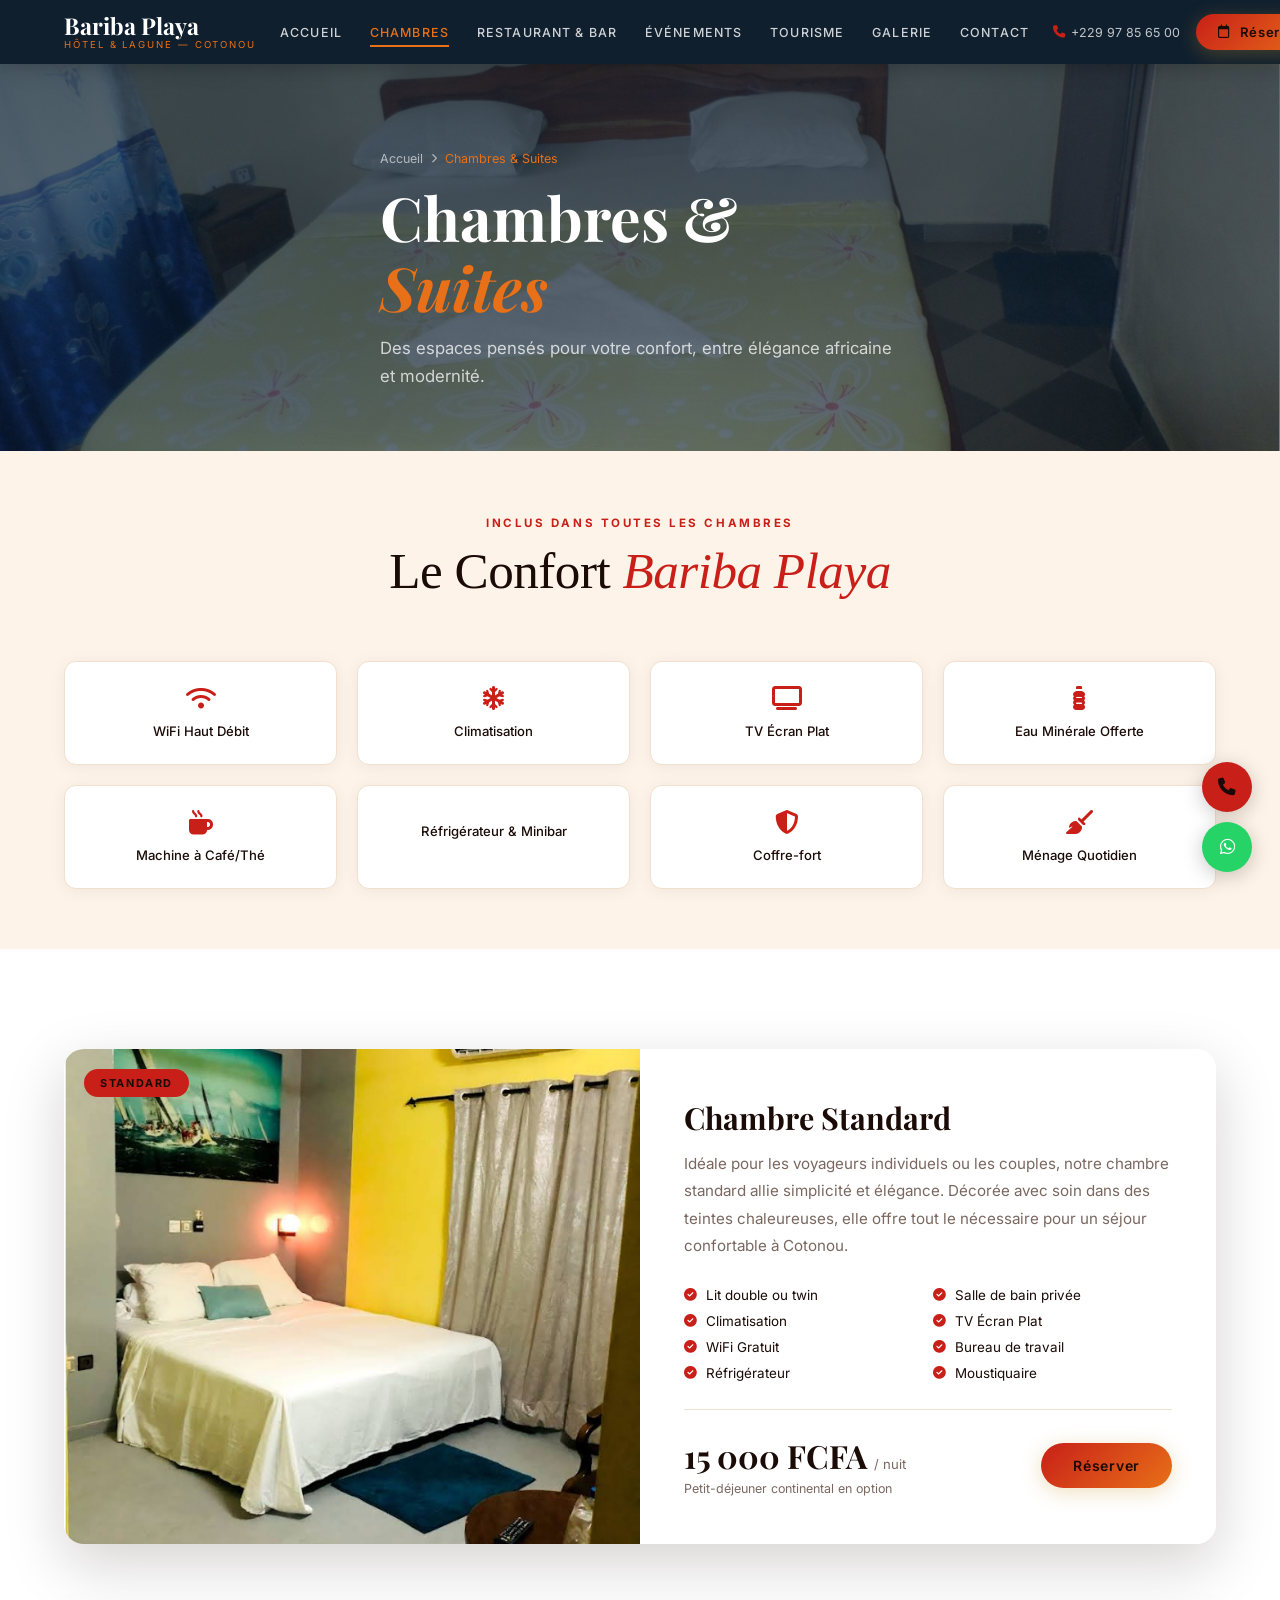
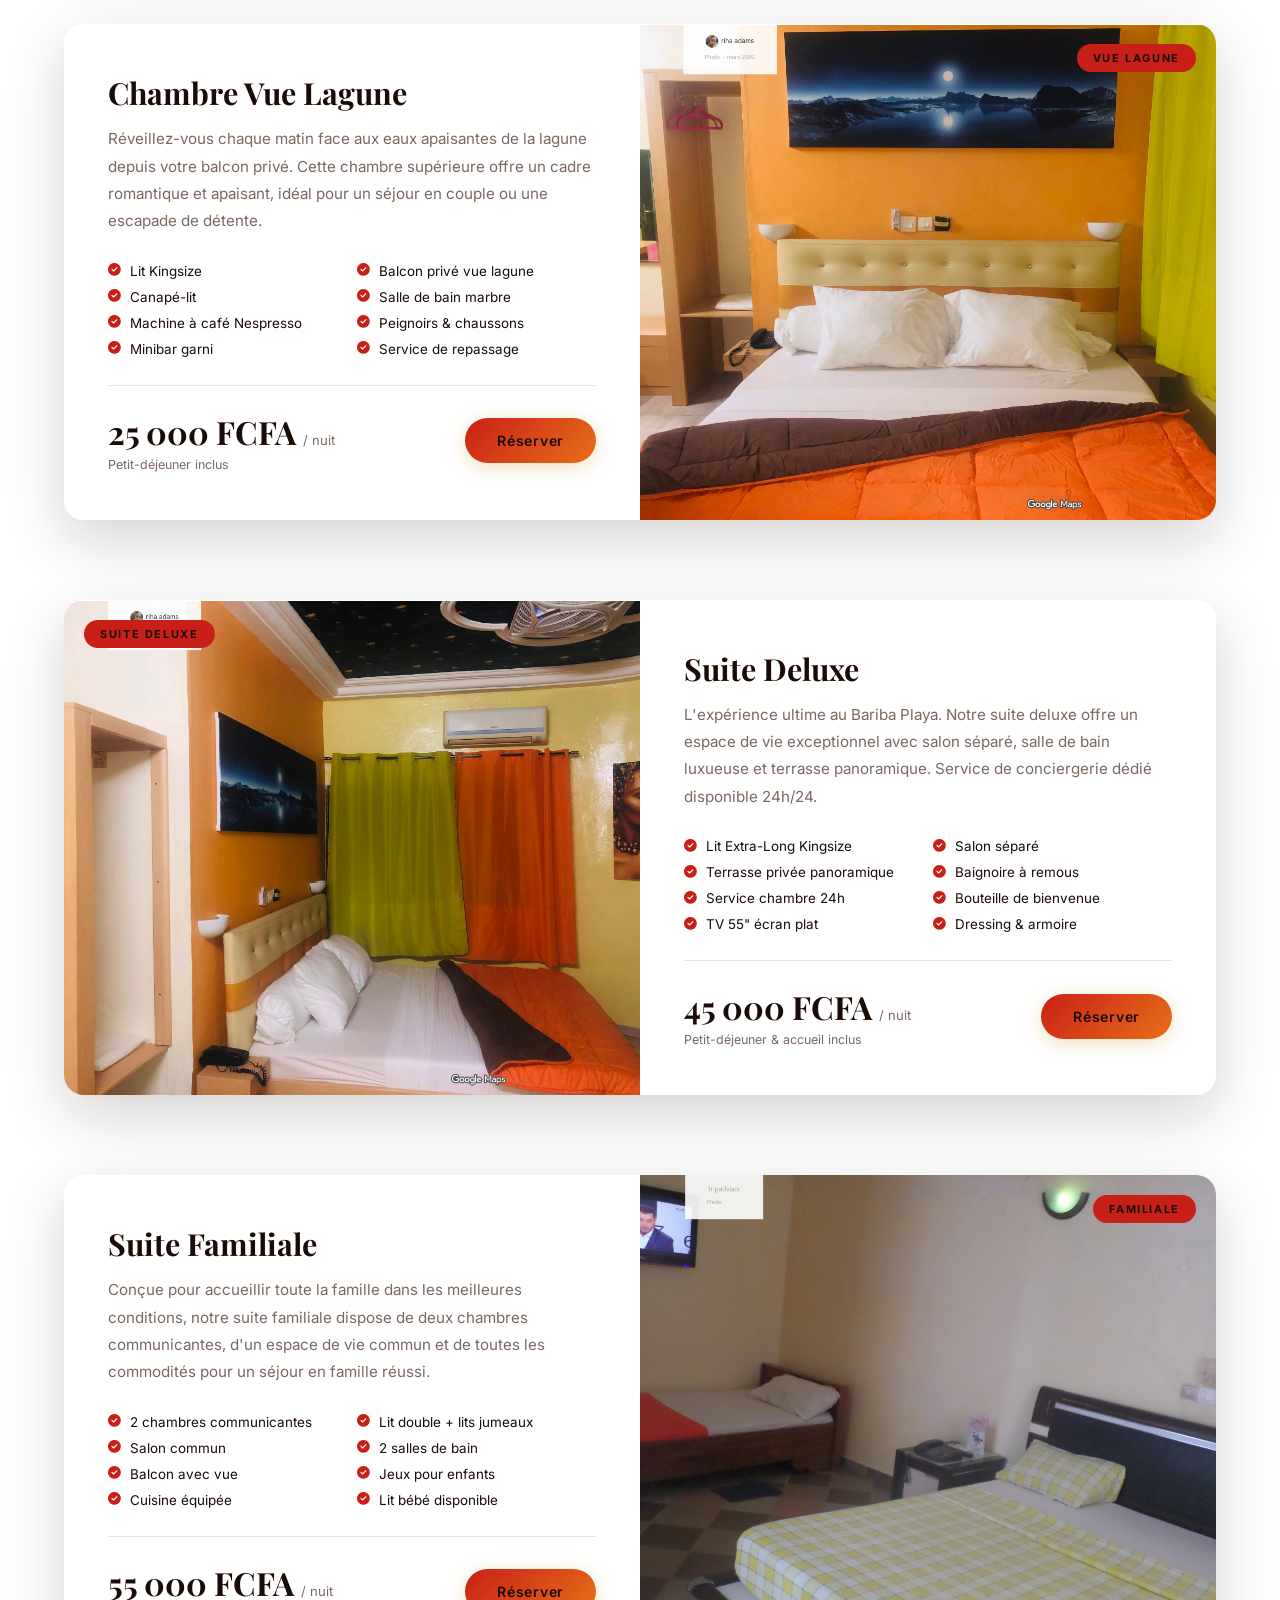
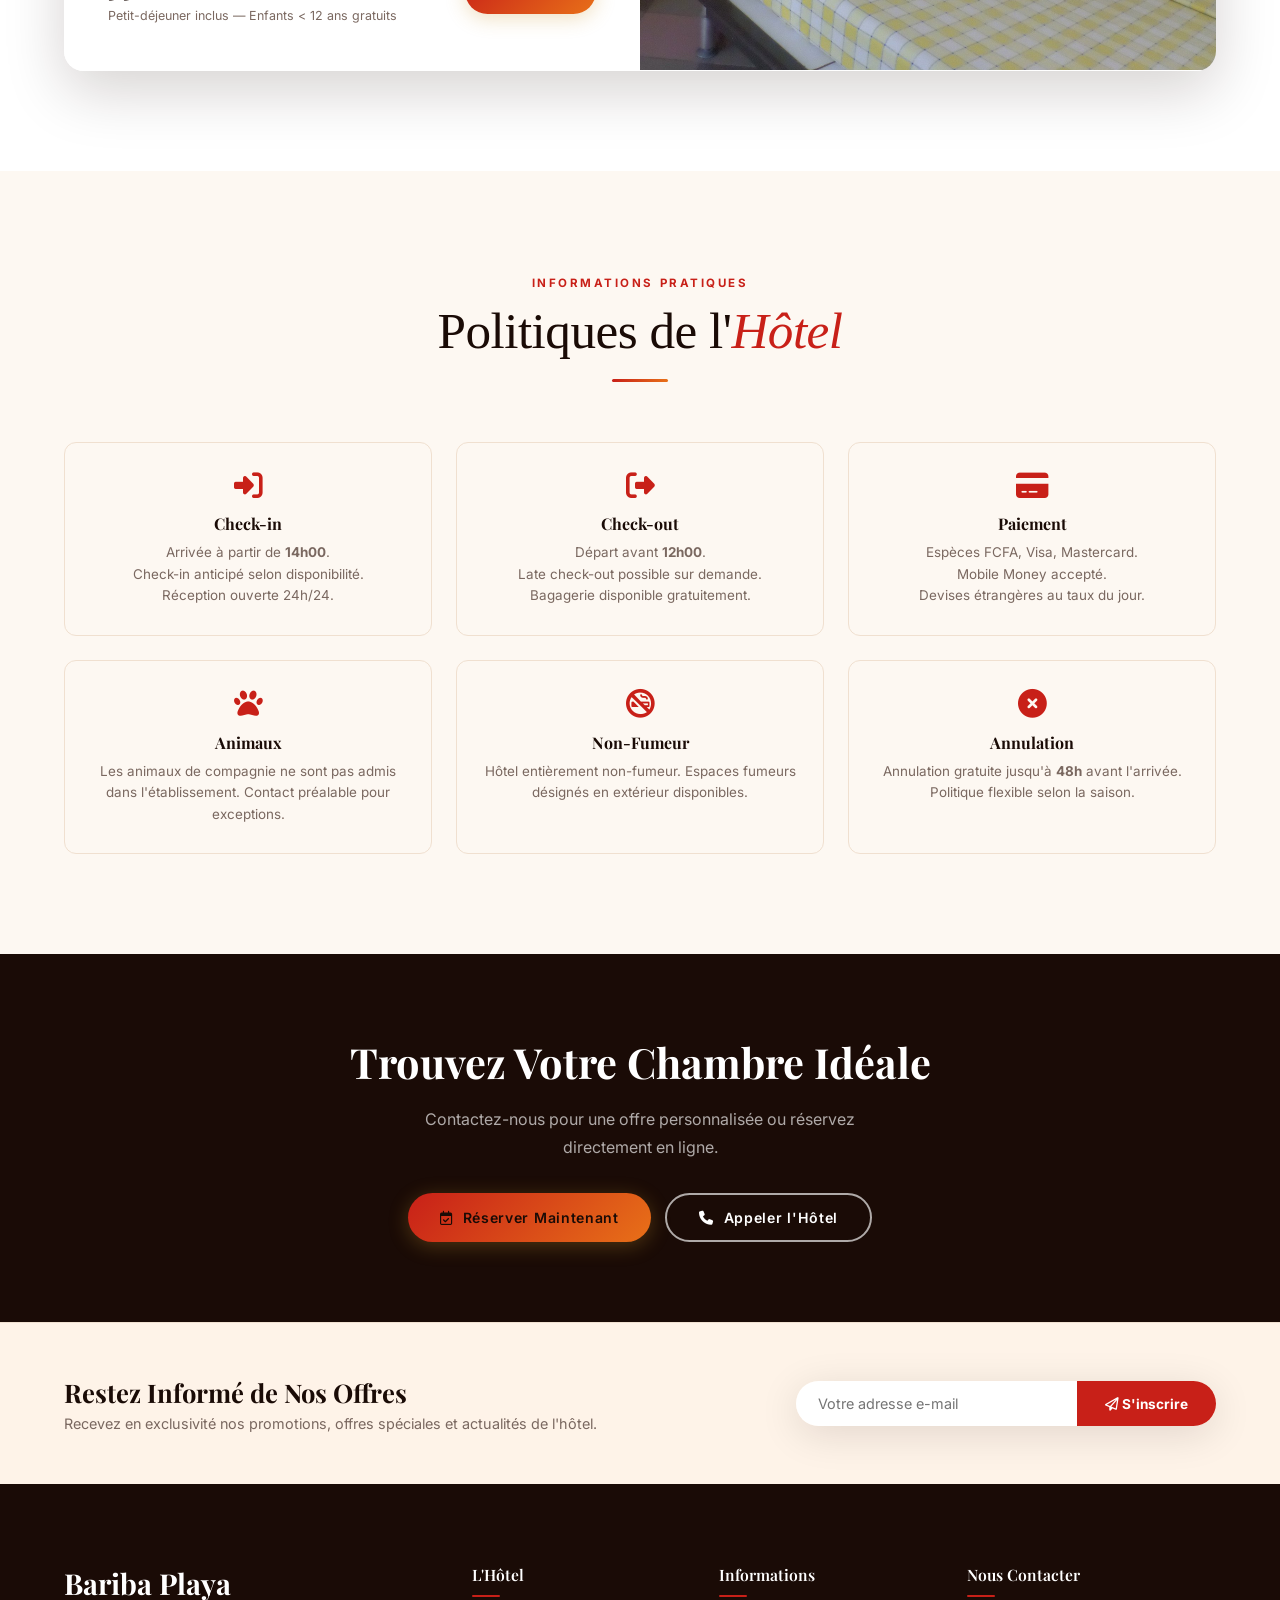
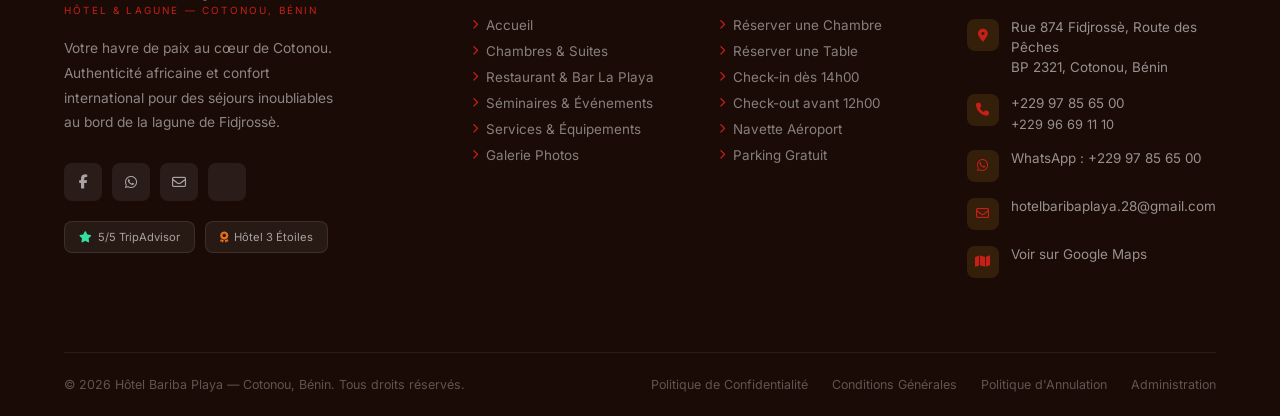
<file: chambres.html>
<!DOCTYPE html>
<html lang="fr">
<head>
  <meta charset="UTF-8" />
  <meta name="viewport" content="width=device-width, initial-scale=1.0" />
  <title>Chambres & Suites — Hôtel Bariba Playa Cotonou</title>
  <meta name="description" content="Découvrez nos chambres et suites élégantes au Bariba Playa. Standard, Vue Lagune, Suite Deluxe et Suite Familiale à Cotonou, Bénin." />
  <link rel="preconnect" href="https://fonts.googleapis.com" />
  <link rel="preconnect" href="https://fonts.gstatic.com" crossorigin />
  <link href="https://fonts.googleapis.com/css2?family=Playfair+Display:ital,wght@0,400;0,600;0,700;1,400;1,600&family=Inter:wght@300;400;500;600&display=swap" rel="stylesheet" />
  <link rel="stylesheet" href="https://cdnjs.cloudflare.com/ajax/libs/font-awesome/6.5.0/css/all.min.css" />
  <link rel="stylesheet" href="css/style.css" />
  <style>
    .page-hero-bg { background-image: url('uploads/gallery/chambre-bois.png'); }

    /* Room cards full layout */
    .room-full { margin-bottom: 80px; }
    .room-full:last-child { margin-bottom: 0; }
    .room-full-grid { display: grid; grid-template-columns: 1fr 1fr; gap: 0; border-radius: var(--radius-lg); overflow: hidden; box-shadow: var(--shadow-lg); }
    .room-full:nth-child(even) .room-full-grid { direction: rtl; }
    .room-full:nth-child(even) .room-full-grid > * { direction: ltr; }
    .room-full-img { position: relative; min-height: 440px; overflow: hidden; }
    .room-full-img img { position: absolute; inset: 0; width: 100%; height: 100%; object-fit: cover; transition: transform .6s ease; }
    .room-full:hover .room-full-img img { transform: scale(1.05); }
    .room-tag-badge {
      position: absolute; top: 20px; left: 20px; z-index: 2;
      background: var(--gold); color: var(--dark);
      font-size: .68rem; font-weight: 700; letter-spacing: .15em; text-transform: uppercase;
      padding: 7px 16px; border-radius: 50px;
    }
    .room-full:nth-child(even) .room-tag-badge { left: auto; right: 20px; }
    .room-full-body { background: var(--white); padding: 48px 44px; display: flex; flex-direction: column; justify-content: center; }
    .room-full-body h2 { font-family: 'Playfair Display', serif; font-size: 1.9rem; font-weight: 700; color: var(--navy); margin-bottom: 12px; }
    .room-full-body .desc { font-size: .95rem; color: var(--muted); line-height: 1.8; margin-bottom: 28px; }
    .room-amenities-list { display: grid; grid-template-columns: 1fr 1fr; gap: 10px; margin-bottom: 28px; }
    .room-amenity-item { display: flex; align-items: center; gap: 9px; font-size: .84rem; color: var(--dark); }
    .room-amenity-item i { color: var(--gold); font-size: .8rem; flex-shrink: 0; }
    .room-price-row { display: flex; align-items: center; justify-content: space-between; padding-top: 24px; border-top: 1px solid var(--border); flex-wrap: wrap; gap: 16px; }
    .room-price-big { font-family: 'Playfair Display', serif; font-size: 2rem; font-weight: 700; color: var(--navy); }
    .room-price-big span { font-family: 'Inter', sans-serif; font-size: .82rem; font-weight: 400; color: var(--muted); }

    /* Policies */
    .policies-grid { display: grid; grid-template-columns: repeat(3,1fr); gap: 24px; }
    .policy-card { background: var(--cream); border-radius: var(--radius); padding: 28px 24px; border: 1px solid var(--border); text-align: center; }
    .policy-card i { font-size: 1.8rem; color: var(--gold); margin-bottom: 14px; display: block; }
    .policy-card h4 { font-family: 'Playfair Display', serif; font-size: 1rem; color: var(--navy); margin-bottom: 8px; }
    .policy-card p { font-size: .84rem; color: var(--muted); line-height: 1.6; }

    /* Includes */
    .includes-grid { display: grid; grid-template-columns: repeat(4,1fr); gap: 20px; }
    .include-item { text-align: center; padding: 24px 16px; background: var(--white); border-radius: var(--radius); box-shadow: 0 2px 16px rgba(0,0,0,.06); border: 1px solid var(--border); transition: var(--transition); }
    .include-item:hover { border-color: var(--gold); transform: translateY(-3px); }
    .include-item i { font-size: 1.5rem; color: var(--gold); display: block; margin-bottom: 10px; }
    .include-item span { font-size: .82rem; color: var(--dark); font-weight: 500; }

    @media (max-width:768px) {
      .room-full-grid { grid-template-columns: 1fr; }
      .room-full:nth-child(even) .room-full-grid { direction: ltr; }
      .room-full-img { min-height: 280px; }
      .room-full-body { padding: 28px 24px; }
      .room-amenities-list { grid-template-columns: 1fr; }
      .policies-grid { grid-template-columns: 1fr; }
      .includes-grid { grid-template-columns: repeat(2,1fr); }
    }
  </style>
</head>
<body>

<div id="nav-placeholder"></div>

<!-- ─── Page Hero ────────────────────────────────────────────────── -->
<section class="page-hero">
  <div class="page-hero-bg"></div>
  <div class="container">
    <div class="page-hero-content">
      <div class="breadcrumb">
        <a href="index.html">Accueil</a>
        <i class="fa-solid fa-chevron-right"></i>
        <span class="current">Chambres &amp; Suites</span>
      </div>
      <h1>Chambres &amp; <em>Suites</em></h1>
      <p>Des espaces pensés pour votre confort, entre élégance africaine et modernité.</p>
    </div>
  </div>
</section>

<!-- ─── Inclus dans toutes les chambres ─────────────────────────── -->
<section class="section-sm" style="background: var(--sand);">
  <div class="container">
    <div class="section-header center">
      <span class="section-label reveal">Inclus dans Toutes les Chambres</span>
      <h2 class="section-title reveal">Le Confort <em>Bariba Playa</em></h2>
    </div>
    <div class="includes-grid" style="margin-top:36px;">
      <div class="include-item reveal"><i class="fa-solid fa-wifi"></i><span>WiFi Haut Débit</span></div>
      <div class="include-item reveal" style="transition-delay:.05s"><i class="fa-solid fa-snowflake"></i><span>Climatisation</span></div>
      <div class="include-item reveal" style="transition-delay:.1s"><i class="fa-solid fa-tv"></i><span>TV Écran Plat</span></div>
      <div class="include-item reveal" style="transition-delay:.15s"><i class="fa-solid fa-bottle-water"></i><span>Eau Minérale Offerte</span></div>
      <div class="include-item reveal" style="transition-delay:.2s"><i class="fa-solid fa-mug-hot"></i><span>Machine à Café/Thé</span></div>
      <div class="include-item reveal" style="transition-delay:.25s"><i class="fa-solid fa-refrigerator"></i><span>Réfrigérateur &amp; Minibar</span></div>
      <div class="include-item reveal" style="transition-delay:.3s"><i class="fa-solid fa-shield-halved"></i><span>Coffre-fort</span></div>
      <div class="include-item reveal" style="transition-delay:.35s"><i class="fa-solid fa-broom"></i><span>Ménage Quotidien</span></div>
    </div>
  </div>
</section>

<!-- ─── Rooms List ───────────────────────────────────────────────── -->
<section class="section" style="background: var(--white);">
  <div class="container">

    <!-- Chambre Standard -->
    <div class="room-full reveal">
      <div class="room-full-grid">
        <div class="room-full-img">
          <img src="uploads/gallery/chambre-jaune.png" alt="Chambre Standard" />
          <span class="room-tag-badge">Standard</span>
        </div>
        <div class="room-full-body">
          <h2>Chambre Standard</h2>
          <p class="desc">Idéale pour les voyageurs individuels ou les couples, notre chambre standard allie simplicité et élégance. Décorée avec soin dans des teintes chaleureuses, elle offre tout le nécessaire pour un séjour confortable à Cotonou.</p>
          <div class="room-amenities-list">
            <span class="room-amenity-item"><i class="fa-solid fa-check-circle"></i> Lit double ou twin</span>
            <span class="room-amenity-item"><i class="fa-solid fa-check-circle"></i> Salle de bain privée</span>
            <span class="room-amenity-item"><i class="fa-solid fa-check-circle"></i> Climatisation</span>
            <span class="room-amenity-item"><i class="fa-solid fa-check-circle"></i> TV Écran Plat</span>
            <span class="room-amenity-item"><i class="fa-solid fa-check-circle"></i> WiFi Gratuit</span>
            <span class="room-amenity-item"><i class="fa-solid fa-check-circle"></i> Bureau de travail</span>
            <span class="room-amenity-item"><i class="fa-solid fa-check-circle"></i> Réfrigérateur</span>
            <span class="room-amenity-item"><i class="fa-solid fa-check-circle"></i> Moustiquaire</span>
          </div>
          <div class="room-price-row">
            <div><div class="room-price-big">15 000 FCFA <span>/ nuit</span></div><div style="font-size:.78rem;color:var(--muted);margin-top:4px;">Petit-déjeuner continental en option</div></div>
            <a href="contact.html" class="btn btn-primary">Réserver</a>
          </div>
        </div>
      </div>
    </div>

    <!-- Chambre Vue Lagune -->
    <div class="room-full reveal">
      <div class="room-full-grid">
        <div class="room-full-img">
          <img src="uploads/gallery/chambre-orange.png" alt="Chambre Vue Lagune" />
          <span class="room-tag-badge">Vue Lagune</span>
        </div>
        <div class="room-full-body">
          <h2>Chambre Vue Lagune</h2>
          <p class="desc">Réveillez-vous chaque matin face aux eaux apaisantes de la lagune depuis votre balcon privé. Cette chambre supérieure offre un cadre romantique et apaisant, idéal pour un séjour en couple ou une escapade de détente.</p>
          <div class="room-amenities-list">
            <span class="room-amenity-item"><i class="fa-solid fa-check-circle"></i> Lit Kingsize</span>
            <span class="room-amenity-item"><i class="fa-solid fa-check-circle"></i> Balcon privé vue lagune</span>
            <span class="room-amenity-item"><i class="fa-solid fa-check-circle"></i> Canapé-lit</span>
            <span class="room-amenity-item"><i class="fa-solid fa-check-circle"></i> Salle de bain marbre</span>
            <span class="room-amenity-item"><i class="fa-solid fa-check-circle"></i> Machine à café Nespresso</span>
            <span class="room-amenity-item"><i class="fa-solid fa-check-circle"></i> Peignoirs &amp; chaussons</span>
            <span class="room-amenity-item"><i class="fa-solid fa-check-circle"></i> Minibar garni</span>
            <span class="room-amenity-item"><i class="fa-solid fa-check-circle"></i> Service de repassage</span>
          </div>
          <div class="room-price-row">
            <div><div class="room-price-big">25 000 FCFA <span>/ nuit</span></div><div style="font-size:.78rem;color:var(--muted);margin-top:4px;">Petit-déjeuner inclus</div></div>
            <a href="contact.html" class="btn btn-primary">Réserver</a>
          </div>
        </div>
      </div>
    </div>

    <!-- Suite Deluxe -->
    <div class="room-full reveal">
      <div class="room-full-grid">
        <div class="room-full-img">
          <img src="uploads/gallery/chambre-orange-luxe.png" alt="Suite Deluxe" />
          <span class="room-tag-badge">Suite Deluxe</span>
        </div>
        <div class="room-full-body">
          <h2>Suite Deluxe</h2>
          <p class="desc">L'expérience ultime au Bariba Playa. Notre suite deluxe offre un espace de vie exceptionnel avec salon séparé, salle de bain luxueuse et terrasse panoramique. Service de conciergerie dédié disponible 24h/24.</p>
          <div class="room-amenities-list">
            <span class="room-amenity-item"><i class="fa-solid fa-check-circle"></i> Lit Extra-Long Kingsize</span>
            <span class="room-amenity-item"><i class="fa-solid fa-check-circle"></i> Salon séparé</span>
            <span class="room-amenity-item"><i class="fa-solid fa-check-circle"></i> Terrasse privée panoramique</span>
            <span class="room-amenity-item"><i class="fa-solid fa-check-circle"></i> Baignoire à remous</span>
            <span class="room-amenity-item"><i class="fa-solid fa-check-circle"></i> Service chambre 24h</span>
            <span class="room-amenity-item"><i class="fa-solid fa-check-circle"></i> Bouteille de bienvenue</span>
            <span class="room-amenity-item"><i class="fa-solid fa-check-circle"></i> TV 55" écran plat</span>
            <span class="room-amenity-item"><i class="fa-solid fa-check-circle"></i> Dressing &amp; armoire</span>
          </div>
          <div class="room-price-row">
            <div><div class="room-price-big">45 000 FCFA <span>/ nuit</span></div><div style="font-size:.78rem;color:var(--muted);margin-top:4px;">Petit-déjeuner &amp; accueil inclus</div></div>
            <a href="contact.html" class="btn btn-primary">Réserver</a>
          </div>
        </div>
      </div>
    </div>

    <!-- Suite Familiale -->
    <div class="room-full reveal">
      <div class="room-full-grid">
        <div class="room-full-img">
          <img src="uploads/gallery/chambre-familiale.png" alt="Suite Familiale" />
          <span class="room-tag-badge">Familiale</span>
        </div>
        <div class="room-full-body">
          <h2>Suite Familiale</h2>
          <p class="desc">Conçue pour accueillir toute la famille dans les meilleures conditions, notre suite familiale dispose de deux chambres communicantes, d'un espace de vie commun et de toutes les commodités pour un séjour en famille réussi.</p>
          <div class="room-amenities-list">
            <span class="room-amenity-item"><i class="fa-solid fa-check-circle"></i> 2 chambres communicantes</span>
            <span class="room-amenity-item"><i class="fa-solid fa-check-circle"></i> Lit double + lits jumeaux</span>
            <span class="room-amenity-item"><i class="fa-solid fa-check-circle"></i> Salon commun</span>
            <span class="room-amenity-item"><i class="fa-solid fa-check-circle"></i> 2 salles de bain</span>
            <span class="room-amenity-item"><i class="fa-solid fa-check-circle"></i> Balcon avec vue</span>
            <span class="room-amenity-item"><i class="fa-solid fa-check-circle"></i> Jeux pour enfants</span>
            <span class="room-amenity-item"><i class="fa-solid fa-check-circle"></i> Cuisine équipée</span>
            <span class="room-amenity-item"><i class="fa-solid fa-check-circle"></i> Lit bébé disponible</span>
          </div>
          <div class="room-price-row">
            <div><div class="room-price-big">55 000 FCFA <span>/ nuit</span></div><div style="font-size:.78rem;color:var(--muted);margin-top:4px;">Petit-déjeuner inclus — Enfants &lt; 12 ans gratuits</div></div>
            <a href="contact.html" class="btn btn-primary">Réserver</a>
          </div>
        </div>
      </div>
    </div>

  </div>
</section>

<!-- ─── Policies ─────────────────────────────────────────────────── -->
<section class="section" style="background: var(--cream);">
  <div class="container">
    <div class="section-header center">
      <span class="section-label reveal">Informations Pratiques</span>
      <h2 class="section-title reveal">Politiques de l'<em>Hôtel</em></h2>
      <div class="divider divider-center reveal"></div>
    </div>
    <div class="policies-grid" style="margin-top:48px;">
      <div class="policy-card reveal">
        <i class="fa-solid fa-right-to-bracket"></i>
        <h4>Check-in</h4>
        <p>Arrivée à partir de <strong>14h00</strong>.<br>Check-in anticipé selon disponibilité.<br>Réception ouverte 24h/24.</p>
      </div>
      <div class="policy-card reveal" style="transition-delay:.1s">
        <i class="fa-solid fa-right-from-bracket"></i>
        <h4>Check-out</h4>
        <p>Départ avant <strong>12h00</strong>.<br>Late check-out possible sur demande.<br>Bagagerie disponible gratuitement.</p>
      </div>
      <div class="policy-card reveal" style="transition-delay:.2s">
        <i class="fa-solid fa-credit-card"></i>
        <h4>Paiement</h4>
        <p>Espèces FCFA, Visa, Mastercard.<br>Mobile Money accepté.<br>Devises étrangères au taux du jour.</p>
      </div>
      <div class="policy-card reveal" style="transition-delay:.05s">
        <i class="fa-solid fa-paw"></i>
        <h4>Animaux</h4>
        <p>Les animaux de compagnie ne sont pas admis dans l'établissement. Contact préalable pour exceptions.</p>
      </div>
      <div class="policy-card reveal" style="transition-delay:.15s">
        <i class="fa-solid fa-smoking-ban"></i>
        <h4>Non-Fumeur</h4>
        <p>Hôtel entièrement non-fumeur. Espaces fumeurs désignés en extérieur disponibles.</p>
      </div>
      <div class="policy-card reveal" style="transition-delay:.25s">
        <i class="fa-solid fa-xmark-circle"></i>
        <h4>Annulation</h4>
        <p>Annulation gratuite jusqu'à <strong>48h</strong> avant l'arrivée. Politique flexible selon la saison.</p>
      </div>
    </div>
  </div>
</section>

<!-- ─── CTA ──────────────────────────────────────────────────────── -->
<section style="background: var(--navy); padding: 80px 0; text-align:center;">
  <div class="container">
    <h2 class="reveal" style="font-family:'Playfair Display',serif; font-size:clamp(1.8rem,4vw,2.6rem); color:var(--white); margin-bottom:16px;">Trouvez Votre Chambre Idéale</h2>
    <p class="reveal" style="color:rgba(255,255,255,.65); font-size:1rem; max-width:440px; margin:0 auto 32px; line-height:1.75;">Contactez-nous pour une offre personnalisée ou réservez directement en ligne.</p>
    <div style="display:flex; gap:14px; justify-content:center; flex-wrap:wrap;" class="reveal">
      <a href="contact.html" class="btn btn-primary"><i class="fa-regular fa-calendar-check"></i> Réserver Maintenant</a>
      <a href="tel:+22997856500" class="btn btn-outline-white"><i class="fa-solid fa-phone"></i> Appeler l'Hôtel</a>
    </div>
  </div>
</section>

<div id="footer-placeholder"></div>
<div id="floating-placeholder"></div>
<script src="js/components.js"></script>
<script>initComponents('chambres');</script>
</body>
</html>
</file>
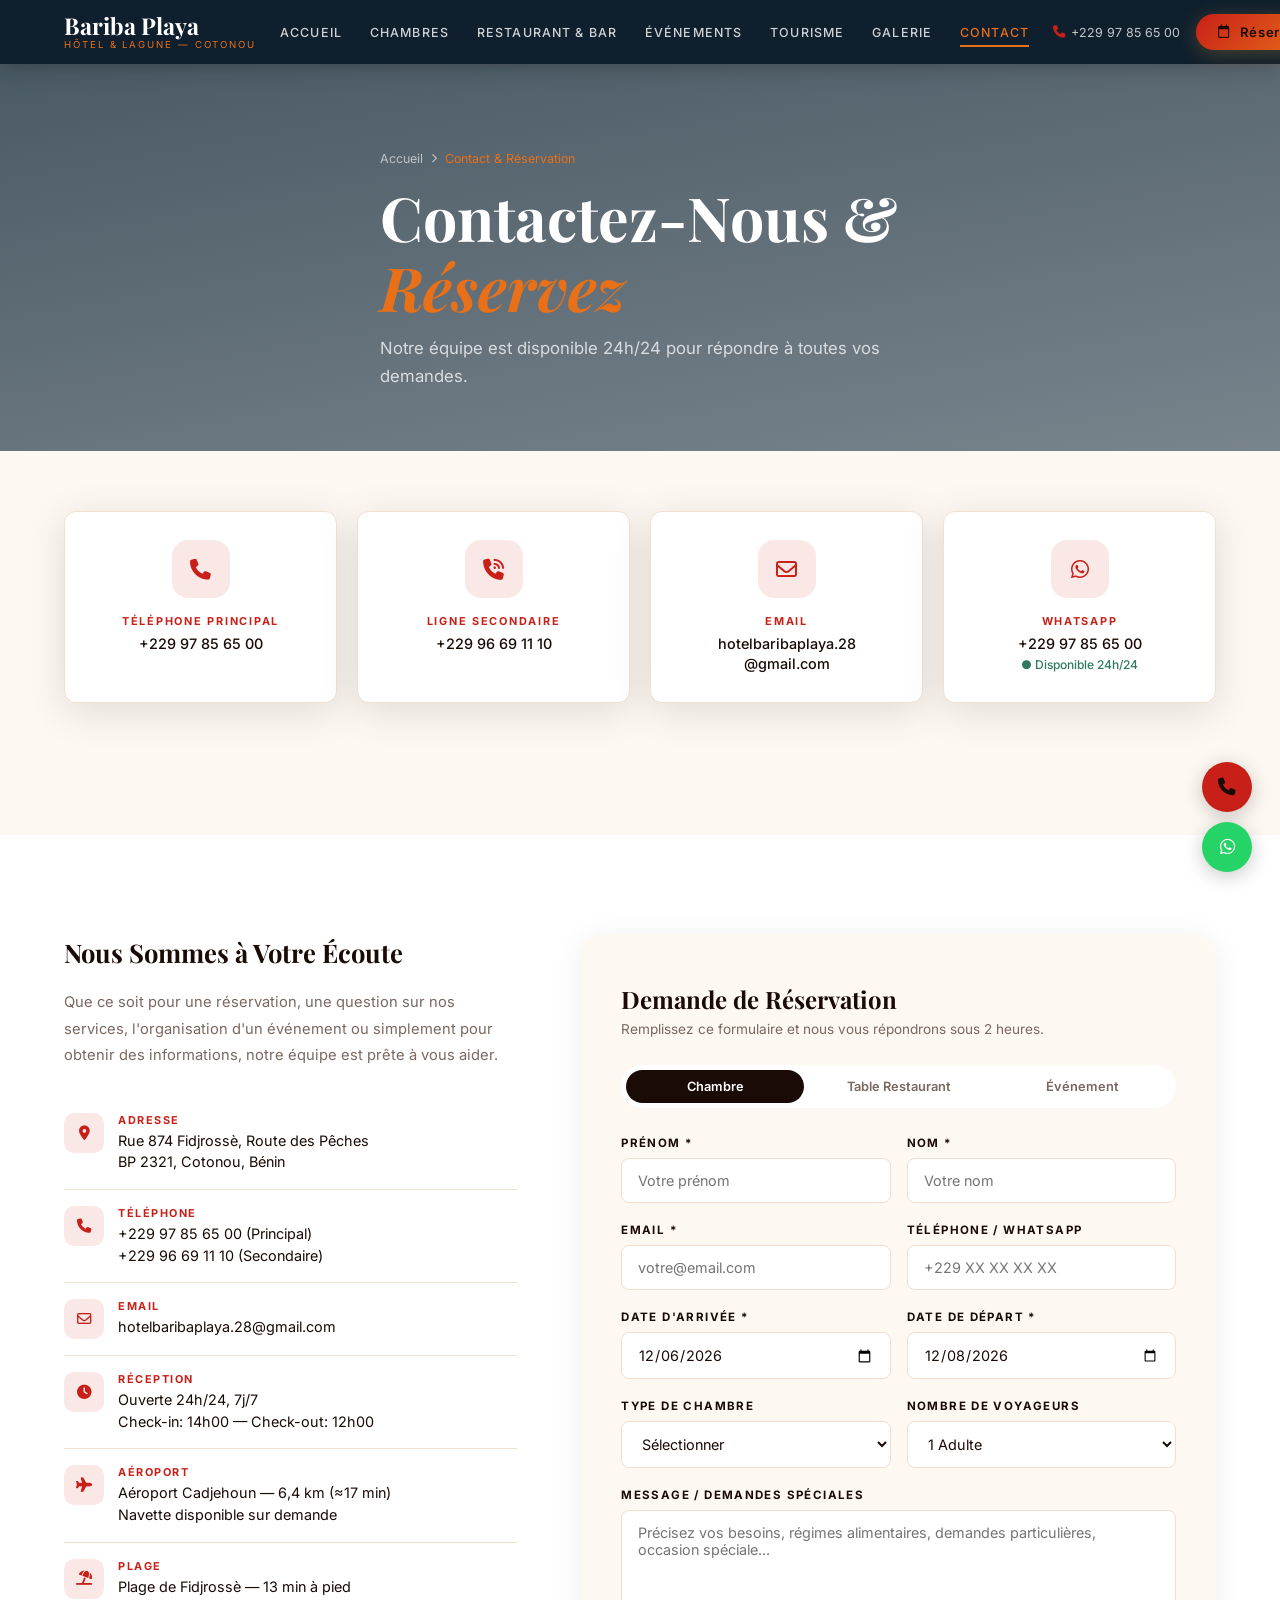
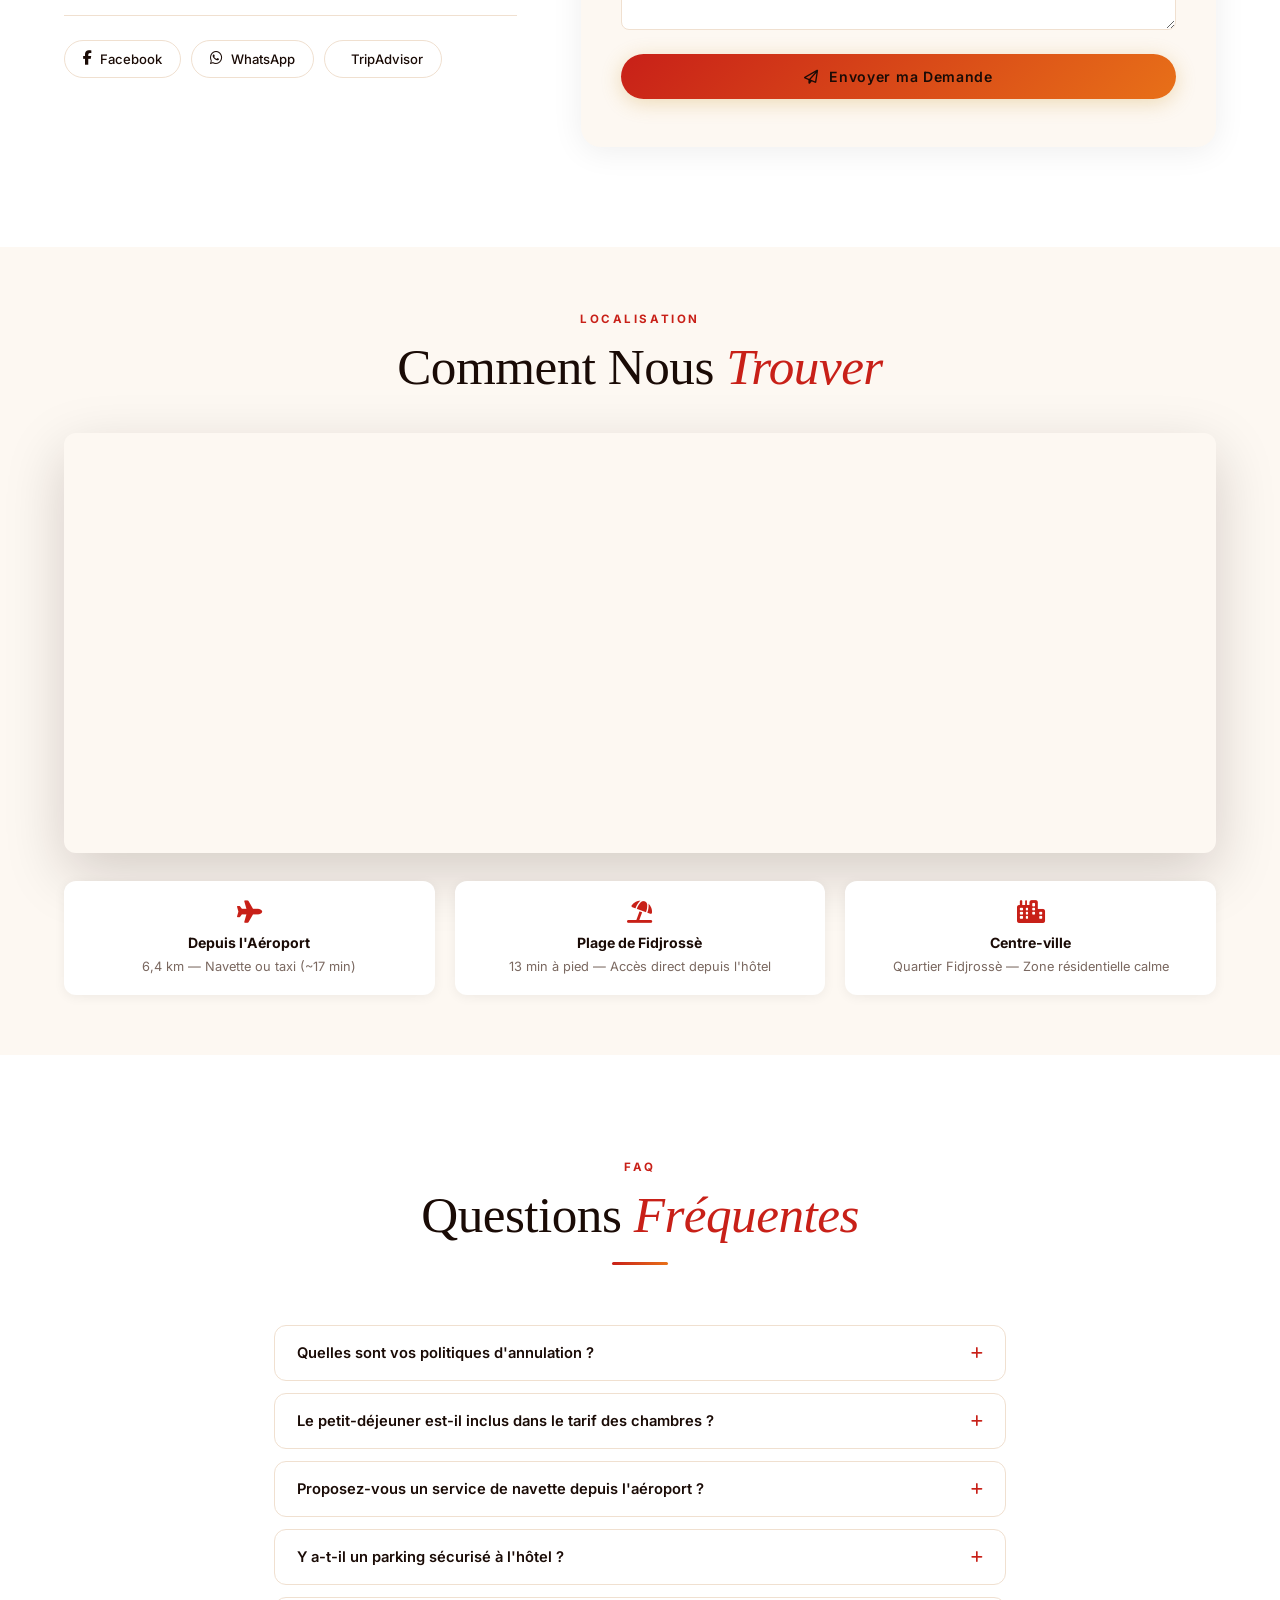
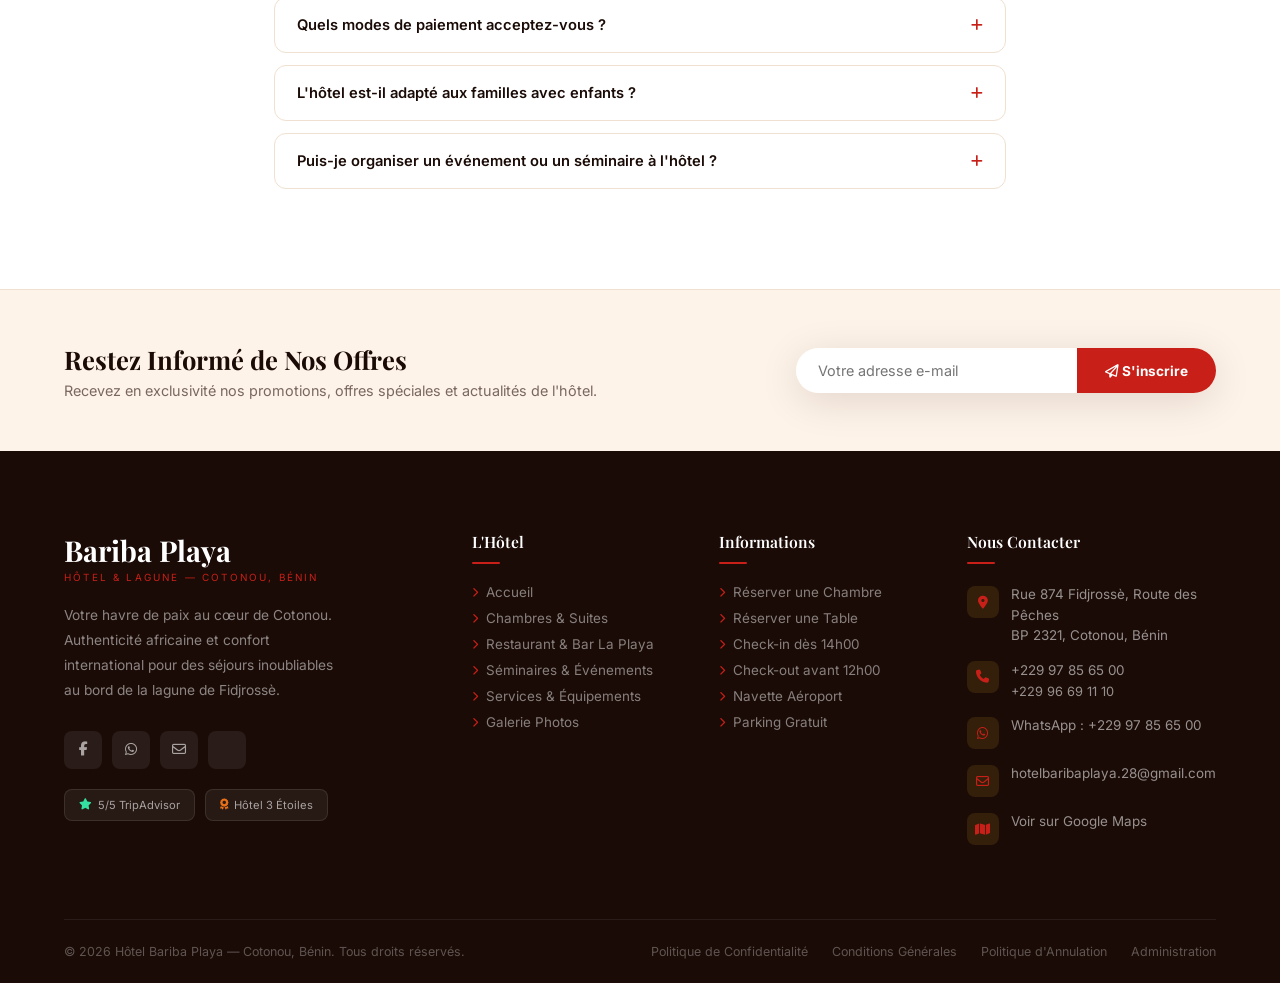
<file: contact.html>
<!DOCTYPE html>
<html lang="fr">
<head>
  <meta charset="UTF-8" />
  <meta name="viewport" content="width=device-width, initial-scale=1.0" />
  <title>Contact & Réservation — Hôtel Bariba Playa Cotonou</title>
  <meta name="description" content="Contactez l'Hôtel Bariba Playa pour réserver votre chambre, une table ou organiser un événement à Cotonou, Bénin. Tel: +229 97 85 65 00." />
  <link rel="preconnect" href="https://fonts.googleapis.com" />
  <link rel="preconnect" href="https://fonts.gstatic.com" crossorigin />
  <link href="https://fonts.googleapis.com/css2?family=Playfair+Display:ital,wght@0,400;0,600;0,700;1,400&family=Inter:wght@300;400;500;600&display=swap" rel="stylesheet" />
  <link rel="stylesheet" href="https://cdnjs.cloudflare.com/ajax/libs/font-awesome/6.5.0/css/all.min.css" />
  <link rel="stylesheet" href="css/style.css" />
  <style>
    .page-hero-bg { background-image: url('https://images.unsplash.com/photo-1596436889106-be35e843f974?w=1600&q=85&auto=format'); }

    /* Contact cards row */
    .contact-cards { display: grid; grid-template-columns: repeat(4,1fr); gap: 20px; margin-bottom: 72px; }
    .contact-card {
      background: var(--white); border-radius: var(--radius); padding: 28px 22px; text-align: center;
      box-shadow: var(--shadow); border: 1px solid var(--border); transition: var(--transition);
      text-decoration: none; display: flex; flex-direction: column; align-items: center;
    }
    .contact-card:hover { border-color: var(--gold); transform: translateY(-5px); box-shadow: var(--shadow-lg); }
    .contact-card .cc-icon { width: 58px; height: 58px; background: var(--gold-pale); border-radius: 16px; display: flex; align-items: center; justify-content: center; font-size: 1.3rem; color: var(--gold); margin: 0 auto 16px; transition: var(--transition); }
    .contact-card:hover .cc-icon { background: linear-gradient(135deg, var(--gold), var(--gold-l)); color: var(--dark); }
    .contact-card .cc-label { font-size: .68rem; font-weight: 700; letter-spacing: .16em; text-transform: uppercase; color: var(--gold); margin-bottom: 6px; }
    .contact-card .cc-value { font-size: .9rem; color: var(--dark); font-weight: 500; line-height: 1.4; }

    /* Main contact grid */
    .contact-main-grid { display: grid; grid-template-columns: 1fr 1.4fr; gap: 64px; align-items: start; }

    /* Info side */
    .contact-info-block h3 { font-family: 'Playfair Display', serif; font-size: 1.6rem; color: var(--navy); margin-bottom: 20px; }
    .contact-info-block p { font-size: .92rem; color: var(--muted); line-height: 1.8; margin-bottom: 28px; }
    .info-detail { display: flex; align-items: flex-start; gap: 14px; padding: 16px 0; border-bottom: 1px solid var(--border); }
    .info-detail:last-of-type { border-bottom: none; }
    .info-detail .ico { width: 40px; height: 40px; background: var(--gold-pale); border-radius: 10px; display: flex; align-items: center; justify-content: center; color: var(--gold); font-size: .9rem; flex-shrink: 0; }
    .info-detail .text .lbl { font-size: .68rem; font-weight: 700; letter-spacing: .14em; text-transform: uppercase; color: var(--gold); margin-bottom: 3px; }
    .info-detail .text p { font-size: .9rem; color: var(--dark); line-height: 1.5; margin: 0; }
    .info-detail .text a { color: var(--dark); transition: color var(--transition); }
    .info-detail .text a:hover { color: var(--gold); }

    /* Socials */
    .social-row { display: flex; gap: 10px; flex-wrap: wrap; margin-top: 24px; }
    .social-link { display: flex; align-items: center; gap: 8px; padding: 10px 18px; border: 1.5px solid var(--border); border-radius: 50px; font-size: .82rem; color: var(--dark); font-weight: 500; transition: var(--transition); }
    .social-link:hover { border-color: var(--gold); color: var(--gold); }
    .social-link i { font-size: .9rem; }

    /* Form card */
    .form-card { background: var(--cream); border-radius: var(--radius-lg); padding: 48px 40px; box-shadow: 0 4px 32px rgba(0,0,0,.07); }
    .form-card h3 { font-family: 'Playfair Display', serif; font-size: 1.5rem; color: var(--navy); margin-bottom: 6px; }
    .form-card .form-subtitle { font-size: .85rem; color: var(--muted); margin-bottom: 28px; }
    .form-type-tabs { display: flex; gap: 6px; margin-bottom: 28px; background: var(--white); padding: 5px; border-radius: 50px; }
    .form-type-tab { flex: 1; text-align: center; padding: 9px; border-radius: 50px; font-size: .8rem; font-weight: 600; cursor: pointer; transition: var(--transition); color: var(--muted); border: none; background: transparent; }
    .form-type-tab.active { background: var(--navy); color: var(--white); }

    /* Map */
    .map-wrap { border-radius: var(--radius); overflow: hidden; box-shadow: var(--shadow-lg); height: 420px; }
    .map-wrap iframe { width: 100%; height: 100%; border: none; }

    /* FAQ */
    .faq-list { display: flex; flex-direction: column; gap: 12px; }
    .faq-item { background: var(--white); border-radius: var(--radius); border: 1px solid var(--border); overflow: hidden; }
    .faq-question {
      display: flex; align-items: center; justify-content: space-between;
      padding: 18px 22px; cursor: pointer; font-weight: 600; font-size: .92rem; color: var(--navy);
      transition: background var(--transition);
    }
    .faq-question:hover { background: rgba(201,149,42,.04); }
    .faq-question i { color: var(--gold); transition: transform var(--transition); font-size: .85rem; }
    .faq-question.open i { transform: rotate(45deg); }
    .faq-answer { display: none; padding: 0 22px 18px; font-size: .88rem; color: var(--muted); line-height: 1.75; }
    .faq-answer.open { display: block; }

    /* Success message */
    .form-success { display: none; text-align: center; padding: 40px 20px; }
    .form-success i { font-size: 3rem; color: var(--green); margin-bottom: 16px; display: block; }
    .form-success h4 { font-family: 'Playfair Display', serif; font-size: 1.4rem; color: var(--navy); margin-bottom: 10px; }
    .form-success p { font-size: .9rem; color: var(--muted); }

    @media (max-width:1024px) { .contact-cards { grid-template-columns: repeat(2,1fr); } }
    @media (max-width:768px) {
      .contact-main-grid { grid-template-columns: 1fr; }
      .form-card { padding: 28px 20px; }
      .contact-cards { grid-template-columns: 1fr 1fr; }
    }
    @media (max-width:480px) { .contact-cards { grid-template-columns: 1fr; } }
  </style>
</head>
<body>

<div id="nav-placeholder"></div>

<section class="page-hero">
  <div class="page-hero-bg"></div>
  <div class="container">
    <div class="page-hero-content">
      <div class="breadcrumb">
        <a href="index.html">Accueil</a>
        <i class="fa-solid fa-chevron-right"></i>
        <span class="current">Contact &amp; Réservation</span>
      </div>
      <h1>Contactez-Nous &amp; <em>Réservez</em></h1>
      <p>Notre équipe est disponible 24h/24 pour répondre à toutes vos demandes.</p>
    </div>
  </div>
</section>

<!-- ─── Quick Contact Cards ──────────────────────────────────────── -->
<section style="background:var(--cream); padding:60px 0;">
  <div class="container">
    <div class="contact-cards">
      <a href="tel:+22997856500" class="contact-card reveal">
        <div class="cc-icon"><i class="fa-solid fa-phone"></i></div>
        <div class="cc-label">Téléphone Principal</div>
        <div class="cc-value">+229 97 85 65 00</div>
      </a>
      <a href="tel:+22996691110" class="contact-card reveal" style="transition-delay:.08s">
        <div class="cc-icon"><i class="fa-solid fa-phone-volume"></i></div>
        <div class="cc-label">Ligne Secondaire</div>
        <div class="cc-value">+229 96 69 11 10</div>
      </a>
      <a href="mailto:hotelbaribaplaya.28@gmail.com" class="contact-card reveal" style="transition-delay:.16s">
        <div class="cc-icon"><i class="fa-regular fa-envelope"></i></div>
        <div class="cc-label">Email</div>
        <div class="cc-value">hotelbaribaplaya.28<br>@gmail.com</div>
      </a>
      <a href="https://wa.me/22997856500" target="_blank" rel="noopener" class="contact-card reveal" style="transition-delay:.24s">
        <div class="cc-icon"><i class="fa-brands fa-whatsapp"></i></div>
        <div class="cc-label">WhatsApp</div>
        <div class="cc-value">+229 97 85 65 00<br><small style="color:var(--green);font-size:.75rem;">● Disponible 24h/24</small></div>
      </a>
    </div>
  </div>
</section>

<!-- ─── Main Contact Section ─────────────────────────────────────── -->
<section class="section" style="background:var(--white);">
  <div class="container">
    <div class="contact-main-grid">

      <!-- Info -->
      <div class="reveal-left">
        <div class="contact-info-block">
          <h3>Nous Sommes à Votre Écoute</h3>
          <p>Que ce soit pour une réservation, une question sur nos services, l'organisation d'un événement ou simplement pour obtenir des informations, notre équipe est prête à vous aider.</p>
          <div class="info-detail">
            <div class="ico"><i class="fa-solid fa-location-dot"></i></div>
            <div class="text">
              <div class="lbl">Adresse</div>
              <p>Rue 874 Fidjrossè, Route des Pêches<br>BP 2321, Cotonou, Bénin</p>
            </div>
          </div>
          <div class="info-detail">
            <div class="ico"><i class="fa-solid fa-phone"></i></div>
            <div class="text">
              <div class="lbl">Téléphone</div>
              <p><a href="tel:+22997856500">+229 97 85 65 00</a> (Principal)<br><a href="tel:+22996691110">+229 96 69 11 10</a> (Secondaire)</p>
            </div>
          </div>
          <div class="info-detail">
            <div class="ico"><i class="fa-regular fa-envelope"></i></div>
            <div class="text">
              <div class="lbl">Email</div>
              <p><a href="mailto:hotelbaribaplaya.28@gmail.com">hotelbaribaplaya.28@gmail.com</a></p>
            </div>
          </div>
          <div class="info-detail">
            <div class="ico"><i class="fa-solid fa-clock"></i></div>
            <div class="text">
              <div class="lbl">Réception</div>
              <p>Ouverte 24h/24, 7j/7<br>Check-in: 14h00 — Check-out: 12h00</p>
            </div>
          </div>
          <div class="info-detail">
            <div class="ico"><i class="fa-solid fa-plane"></i></div>
            <div class="text">
              <div class="lbl">Aéroport</div>
              <p>Aéroport Cadjehoun — 6,4 km (≈17 min)<br>Navette disponible sur demande</p>
            </div>
          </div>
          <div class="info-detail">
            <div class="ico"><i class="fa-solid fa-umbrella-beach"></i></div>
            <div class="text">
              <div class="lbl">Plage</div>
              <p>Plage de Fidjrossè — 13 min à pied</p>
            </div>
          </div>
          <div class="social-row">
            <a href="https://www.facebook.com/BaribaPlaya/" target="_blank" rel="noopener" class="social-link"><i class="fa-brands fa-facebook-f"></i> Facebook</a>
            <a href="https://wa.me/22997856500" target="_blank" rel="noopener" class="social-link"><i class="fa-brands fa-whatsapp"></i> WhatsApp</a>
            <a href="https://www.tripadvisor.com/Hotel_Review-g297314-d4721933-Reviews-Hotel_Bariba_Playa-Cotonou_Littoral_Department.html" target="_blank" rel="noopener" class="social-link"><i class="fa-brands fa-tripadvisor"></i> TripAdvisor</a>
          </div>
        </div>
      </div>

      <!-- Form -->
      <div class="form-card reveal-right">
        <h3>Demande de Réservation</h3>
        <p class="form-subtitle">Remplissez ce formulaire et nous vous répondrons sous 2 heures.</p>

        <div class="form-type-tabs">
          <button class="form-type-tab active" onclick="setType(this,'chambre')">Chambre</button>
          <button class="form-type-tab" onclick="setType(this,'table')">Table Restaurant</button>
          <button class="form-type-tab" onclick="setType(this,'event')">Événement</button>
        </div>

        <form id="reservationForm" onsubmit="handleSubmit(event)">
          <div class="form-row">
            <div class="form-group">
              <label>Prénom *</label>
              <input type="text" placeholder="Votre prénom" required />
            </div>
            <div class="form-group">
              <label>Nom *</label>
              <input type="text" placeholder="Votre nom" required />
            </div>
          </div>
          <div class="form-row">
            <div class="form-group">
              <label>Email *</label>
              <input type="email" placeholder="votre@email.com" required />
            </div>
            <div class="form-group">
              <label>Téléphone / WhatsApp</label>
              <input type="tel" placeholder="+229 XX XX XX XX" />
            </div>
          </div>

          <!-- Chambre fields -->
          <div id="fields-chambre">
            <div class="form-row">
              <div class="form-group">
                <label>Date d'Arrivée *</label>
                <input type="date" id="checkin" required />
              </div>
              <div class="form-group">
                <label>Date de Départ *</label>
                <input type="date" id="checkout" required />
              </div>
            </div>
            <div class="form-row">
              <div class="form-group">
                <label>Type de Chambre</label>
                <select>
                  <option value="">Sélectionner</option>
                  <option>Chambre Standard</option>
                  <option>Chambre Vue Lagune</option>
                  <option>Suite Deluxe</option>
                  <option>Suite Familiale</option>
                </select>
              </div>
              <div class="form-group">
                <label>Nombre de Voyageurs</label>
                <select>
                  <option>1 Adulte</option>
                  <option>2 Adultes</option>
                  <option>2 Adultes + 1 Enfant</option>
                  <option>Famille (4+)</option>
                </select>
              </div>
            </div>
          </div>

          <!-- Table fields -->
          <div id="fields-table" style="display:none;">
            <div class="form-row">
              <div class="form-group">
                <label>Date *</label>
                <input type="date" />
              </div>
              <div class="form-group">
                <label>Heure *</label>
                <select>
                  <option>12h00 (Déjeuner)</option>
                  <option>12h30</option>
                  <option>13h00</option>
                  <option>19h00 (Dîner)</option>
                  <option>19h30</option>
                  <option>20h00</option>
                  <option>20h30</option>
                </select>
              </div>
            </div>
            <div class="form-group">
              <label>Nombre de Couverts *</label>
              <select>
                <option>2 personnes</option><option>3-4 personnes</option>
                <option>5-8 personnes</option><option>9-15 personnes</option>
                <option>16+ personnes (groupe)</option>
              </select>
            </div>
          </div>

          <!-- Event fields -->
          <div id="fields-event" style="display:none;">
            <div class="form-row">
              <div class="form-group">
                <label>Type d'Événement</label>
                <select>
                  <option>Mariage</option><option>Anniversaire</option>
                  <option>Séminaire</option><option>Conférence</option>
                  <option>Cocktail</option><option>Autre</option>
                </select>
              </div>
              <div class="form-group">
                <label>Nombre de Participants</label>
                <input type="number" placeholder="Ex: 50" min="5" />
              </div>
            </div>
            <div class="form-group">
              <label>Date Souhaitée</label>
              <input type="date" />
            </div>
          </div>

          <div class="form-group">
            <label>Message / Demandes Spéciales</label>
            <textarea placeholder="Précisez vos besoins, régimes alimentaires, demandes particulières, occasion spéciale..."></textarea>
          </div>
          <button type="submit" class="btn btn-primary btn-block" id="submitBtn">
            <i class="fa-regular fa-paper-plane"></i> Envoyer ma Demande
          </button>
        </form>
        <div class="form-success" id="formSuccess">
          <i class="fa-solid fa-circle-check"></i>
          <h4>Demande Envoyée !</h4>
          <p>Merci. Notre équipe vous contactera dans les plus brefs délais, généralement sous 2 heures. Vous pouvez aussi nous appeler directement au <strong>+229 97 85 65 00</strong>.</p>
        </div>
      </div>

    </div>
  </div>
</section>

<!-- ─── Map ───────────────────────────────────────────────────────── -->
<section class="section-sm" style="background:var(--cream);">
  <div class="container">
    <div class="section-header center" style="margin-bottom:36px;">
      <span class="section-label reveal">Localisation</span>
      <h2 class="section-title reveal">Comment Nous <em>Trouver</em></h2>
    </div>
    <div class="map-wrap reveal">
      <iframe
        src="https://maps.google.com/maps?q=Hotel+Bariba+Playa+Cotonou+Benin&t=&z=15&ie=UTF8&iwloc=&output=embed"
        allowfullscreen="" loading="lazy"
        referrerpolicy="no-referrer-when-downgrade"
        title="Hôtel Bariba Playa — Localisation">
      </iframe>
    </div>
    <div style="display:grid; grid-template-columns:repeat(3,1fr); gap:20px; margin-top:28px;">
      <div style="background:var(--white); border-radius:var(--radius); padding:20px 16px; text-align:center; box-shadow:0 2px 12px rgba(0,0,0,.06);">
        <i class="fa-solid fa-plane" style="color:var(--gold); font-size:1.4rem; margin-bottom:10px; display:block;"></i>
        <strong style="display:block; color:var(--navy); font-size:.88rem; margin-bottom:4px;">Depuis l'Aéroport</strong>
        <span style="font-size:.8rem; color:var(--muted);">6,4 km — Navette ou taxi (~17 min)</span>
      </div>
      <div style="background:var(--white); border-radius:var(--radius); padding:20px 16px; text-align:center; box-shadow:0 2px 12px rgba(0,0,0,.06);">
        <i class="fa-solid fa-umbrella-beach" style="color:var(--gold); font-size:1.4rem; margin-bottom:10px; display:block;"></i>
        <strong style="display:block; color:var(--navy); font-size:.88rem; margin-bottom:4px;">Plage de Fidjrossè</strong>
        <span style="font-size:.8rem; color:var(--muted);">13 min à pied — Accès direct depuis l'hôtel</span>
      </div>
      <div style="background:var(--white); border-radius:var(--radius); padding:20px 16px; text-align:center; box-shadow:0 2px 12px rgba(0,0,0,.06);">
        <i class="fa-solid fa-city" style="color:var(--gold); font-size:1.4rem; margin-bottom:10px; display:block;"></i>
        <strong style="display:block; color:var(--navy); font-size:.88rem; margin-bottom:4px;">Centre-ville</strong>
        <span style="font-size:.8rem; color:var(--muted);">Quartier Fidjrossè — Zone résidentielle calme</span>
      </div>
    </div>
  </div>
</section>

<!-- ─── FAQ ───────────────────────────────────────────────────────── -->
<section class="section" style="background:var(--white);">
  <div class="container" style="max-width:780px;">
    <div class="section-header center">
      <span class="section-label reveal">FAQ</span>
      <h2 class="section-title reveal">Questions <em>Fréquentes</em></h2>
      <div class="divider divider-center reveal"></div>
    </div>
    <div class="faq-list" style="margin-top:48px;">
      <div class="faq-item reveal">
        <div class="faq-question" onclick="toggleFaq(this)">
          Quelles sont vos politiques d'annulation ?
          <i class="fa-solid fa-plus"></i>
        </div>
        <div class="faq-answer">Annulation gratuite jusqu'à 48 heures avant la date d'arrivée. En dessous de ce délai, une nuit vous sera facturée. Pour les groupes et événements, des conditions spécifiques s'appliquent. Contactez-nous pour plus d'informations.</div>
      </div>
      <div class="faq-item reveal" style="transition-delay:.05s">
        <div class="faq-question" onclick="toggleFaq(this)">
          Le petit-déjeuner est-il inclus dans le tarif des chambres ?
          <i class="fa-solid fa-plus"></i>
        </div>
        <div class="faq-answer">Le petit-déjeuner continental est inclus dans les chambres Vue Lagune, Suite Deluxe et Suite Familiale. Pour les chambres Standard, il est disponible en option à 4 000 FCFA par personne. Un buffet petit-déjeuner complet est servi de 6h30 à 10h00.</div>
      </div>
      <div class="faq-item reveal" style="transition-delay:.1s">
        <div class="faq-question" onclick="toggleFaq(this)">
          Proposez-vous un service de navette depuis l'aéroport ?
          <i class="fa-solid fa-plus"></i>
        </div>
        <div class="faq-answer">Oui, nous proposons un service de navette depuis et vers l'Aéroport International Cadjehoun de Cotonou (6,4 km — environ 17 minutes). Ce service est à réserver au minimum 24 heures à l'avance. Contactez la réception pour les tarifs et disponibilités.</div>
      </div>
      <div class="faq-item reveal" style="transition-delay:.15s">
        <div class="faq-question" onclick="toggleFaq(this)">
          Y a-t-il un parking sécurisé à l'hôtel ?
          <i class="fa-solid fa-plus"></i>
        </div>
        <div class="faq-answer">Oui, nous disposons d'un parking privé gratuit sur site pour tous nos hôtes. Le stationnement ne nécessite pas de réservation et est accessible 24h/24 sous vidéosurveillance.</div>
      </div>
      <div class="faq-item reveal" style="transition-delay:.2s">
        <div class="faq-question" onclick="toggleFaq(this)">
          Quels modes de paiement acceptez-vous ?
          <i class="fa-solid fa-plus"></i>
        </div>
        <div class="faq-answer">Nous acceptons les espèces en FCFA et en devises étrangères (EUR, USD, etc.), les cartes bancaires Visa et Mastercard, ainsi que les paiements Mobile Money (MTN, Moov). Un service de change est également disponible à la réception.</div>
      </div>
      <div class="faq-item reveal" style="transition-delay:.25s">
        <div class="faq-question" onclick="toggleFaq(this)">
          L'hôtel est-il adapté aux familles avec enfants ?
          <i class="fa-solid fa-plus"></i>
        </div>
        <div class="faq-answer">Absolument ! Notre Suite Familiale avec 2 chambres communicantes est idéale pour les familles. Nous proposons des activités pour enfants, des lits bébé sur demande, et des menus enfants au restaurant. Les enfants de moins de 12 ans sont hébergés gratuitement dans la chambre des parents.</div>
      </div>
      <div class="faq-item reveal" style="transition-delay:.3s">
        <div class="faq-question" onclick="toggleFaq(this)">
          Puis-je organiser un événement ou un séminaire à l'hôtel ?
          <i class="fa-solid fa-plus"></i>
        </div>
        <div class="faq-answer">Oui, nous disposons d'une salle de conférence pouvant accueillir jusqu'à 50 personnes, entièrement équipée (vidéoprojecteur, sonorisation, WiFi dédié). Pour les événements privés (mariages, cérémonies), nous pouvons accueillir jusqu'à 150 personnes. Contactez notre équipe pour un devis personnalisé.</div>
      </div>
    </div>
  </div>
</section>

<div id="footer-placeholder"></div>
<div id="floating-placeholder"></div>
<script src="js/components.js"></script>
<script>
  initComponents('contact');

  // Set default dates
  const fmt = d => d.toISOString().split('T')[0];
  const t = new Date(), t1 = new Date(t), t2 = new Date(t);
  t1.setDate(t.getDate()+1); t2.setDate(t.getDate()+3);
  const ci = document.getElementById('checkin'), co = document.getElementById('checkout');
  if(ci) ci.value = fmt(t1);
  if(co) co.value = fmt(t2);

  // Form type tabs
  let currentType = 'chambre';
  function setType(btn, type) {
    currentType = type;
    document.querySelectorAll('.form-type-tab').forEach(b => b.classList.remove('active'));
    btn.classList.add('active');
    ['chambre','table','event'].forEach(t => {
      const el = document.getElementById('fields-' + t);
      if(el) el.style.display = t === type ? '' : 'none';
    });
  }

  // Form submit — sends to PHP backend
  async function handleSubmit(e) {
    e.preventDefault();
    const form = document.getElementById('reservationForm');
    const btn  = document.getElementById('submitBtn');
    btn.disabled = true;
    btn.innerHTML = '<i class="fa-solid fa-spinner fa-spin"></i> Envoi en cours...';

    // Collect all form data
    const inputs = form.querySelectorAll('input, select, textarea');
    const payload = { type: currentType };
    inputs.forEach(el => { if (el.name || el.id) payload[el.id || el.name] = el.value; });

    // Map field IDs to API expected names
    const fields = {};
    form.querySelectorAll('input[type="text"], input[type="email"], input[type="tel"]').forEach(el => {
      if (el.placeholder.toLowerCase().includes('prénom')) fields.prenom = el.value;
      if (el.placeholder.toLowerCase().includes('nom'))    fields.nom    = el.value;
      if (el.type === 'email')  fields.email     = el.value;
      if (el.type === 'tel')    fields.telephone = el.value;
    });
    fields.type    = currentType;
    fields.message = form.querySelector('textarea')?.value || '';

    // Date fields
    const checkin  = document.getElementById('checkin');
    const checkout = document.getElementById('checkout');
    if (checkin)  fields.checkin  = checkin.value;
    if (checkout) fields.checkout = checkout.value;

    // Room type & guests
    const selects = form.querySelectorAll('select');
    selects.forEach(s => {
      const opt = s.value.toLowerCase();
      if (opt.includes('chambre') || opt.includes('suite') || opt.includes('standard') || opt.includes('lagune') || opt.includes('deluxe') || opt.includes('famil')) fields.room_type = s.value;
      if (opt.includes('adulte') || opt.includes('enfant') || opt.includes('famille')) fields.guests = s.value;
    });

    try {
      const res  = await fetch('api/submit_reservation.php', {
        method: 'POST',
        headers: { 'Content-Type': 'application/json' },
        body: JSON.stringify(fields),
      });
      const data = await res.json();
      if (data.success) {
        form.style.display = 'none';
        document.getElementById('formSuccess').style.display = 'block';
      } else {
        btn.disabled = false;
        btn.innerHTML = '<i class="fa-regular fa-paper-plane"></i> Envoyer ma Demande';
        alert('Erreur : ' + (data.errors?.join(', ') || data.error || 'Réessayez.'));
      }
    } catch (err) {
      btn.disabled = false;
      btn.innerHTML = '<i class="fa-regular fa-paper-plane"></i> Envoyer ma Demande';
      alert('Erreur réseau. Contactez-nous directement au +229 97 85 65 00');
    }
  }

  // FAQ accordion
  function toggleFaq(el) {
    const ans = el.nextElementSibling;
    const isOpen = el.classList.contains('open');
    // close all
    document.querySelectorAll('.faq-question').forEach(q => q.classList.remove('open'));
    document.querySelectorAll('.faq-answer').forEach(a => a.classList.remove('open'));
    if (!isOpen) {
      el.classList.add('open');
      ans.classList.add('open');
    }
  }
</script>
</body>
</html>
</file>
<file: css/style.css>
/* ═══════════════════════════════════════════════════════════════
   Hôtel Bariba Playa — Shared Stylesheet
   ═══════════════════════════════════════════════════════════════ */

/* ─── Reset & Variables ────────────────────────────────────────── */
*, *::before, *::after { box-sizing: border-box; margin: 0; padding: 0; }

:root {
  /* ── Palette inspired by food.png (crimson + amber + espresso) ── */
  --navy:       #1a0b06;   /* deep espresso — warm dark */
  --blue:       #4a2010;   /* mahogany medium */
  --gold:       #c82018;   /* crimson red — food.png headline */
  --gold-l:     #e87018;   /* warm amber-orange — grilled food */
  --gold-pale:  rgba(200,32,24,.10);
  --sand:       #fef3e8;   /* warm sandy cream */
  --cream:      #fdf8f2;   /* warm white */
  --green:      #2d7a5f;
  --dark:       #1a0b06;
  --muted:      #7a6860;   /* warm muted */
  --border:     #f0e0d0;   /* warm beige */
  --white:      #ffffff;
  --radius:     12px;
  --radius-lg:  20px;
  --shadow:     0 8px 40px rgba(26,11,6,.12);
  --shadow-lg:  0 20px 60px rgba(26,11,6,.18);
  --transition: .35s cubic-bezier(.4,0,.2,1);
}

html  { scroll-behavior: smooth; font-size: 16px; }
body  { font-family: 'Inter', sans-serif; color: var(--dark); background: var(--white); overflow-x: hidden; }
img   { display: block; max-width: 100%; }
a     { text-decoration: none; color: inherit; }
ul    { list-style: none; }
button{ cursor: pointer; font-family: inherit; border: none; }

/* ─── Utility ──────────────────────────────────────────────────── */
.container      { max-width: 1200px; margin: 0 auto; padding: 0 24px; }
.text-center    { text-align: center; }
.text-gold      { color: var(--gold); }
.text-navy      { color: var(--navy); }
.text-muted     { color: var(--muted); }

.section-label {
  display: inline-block;
  font-size: .72rem;
  font-weight: 700;
  letter-spacing: .22em;
  text-transform: uppercase;
  color: var(--gold);
  margin-bottom: 12px;
}
.section-title {
  font-family: 'Cormorant Garamond', serif;
  font-size: clamp(2.2rem, 4vw, 3.4rem);
  font-weight: 400;
  line-height: 1.15;
  color: var(--navy);
  letter-spacing: -.01em;
}
.section-title span, .section-title em { color: var(--gold); font-style: italic; }
.section-subtitle {
  font-size: 1.02rem;
  color: var(--muted);
  line-height: 1.8;
  margin-top: 14px;
}
.divider {
  width: 56px; height: 3px;
  background: linear-gradient(90deg, var(--gold), var(--gold-l));
  border-radius: 2px;
  margin-top: 18px;
}
.divider-center { margin: 18px auto 0; }

/* ─── Buttons ──────────────────────────────────────────────────── */
.btn {
  display: inline-flex;
  align-items: center;
  gap: 10px;
  padding: 14px 32px;
  border-radius: 50px;
  font-size: .88rem;
  font-weight: 600;
  letter-spacing: .05em;
  transition: var(--transition);
  cursor: pointer;
  border: none;
}
.btn-primary {
  background: linear-gradient(135deg, var(--gold), var(--gold-l));
  color: var(--dark);
  box-shadow: 0 4px 20px rgba(201,149,42,.3);
}
.btn-primary:hover { transform: translateY(-2px); box-shadow: 0 8px 32px rgba(201,149,42,.42); }
.btn-outline-dark {
  background: transparent;
  color: var(--navy);
  border: 2px solid var(--navy);
}
.btn-outline-dark:hover { background: var(--navy); color: var(--white); }
.btn-outline-white {
  background: transparent;
  color: var(--white);
  border: 2px solid rgba(255,255,255,.65);
}
.btn-outline-white:hover { background: rgba(255,255,255,.12); border-color: var(--white); }
.btn-dark { background: var(--navy); color: var(--white); }
.btn-dark:hover { background: var(--blue); transform: translateY(-2px); }
.btn-sm { padding: 10px 22px; font-size: .82rem; }
.btn-block { width: 100%; justify-content: center; }

/* ─── Navbar ───────────────────────────────────────────────────── */
#navbar {
  position: fixed;
  top: 0; left: 0; right: 0;
  z-index: 1000;
  background: #0f1f2e;
  padding: 14px 0;
  box-shadow: 0 2px 20px rgba(0,0,0,.25);
  transition: padding var(--transition), box-shadow var(--transition);
}
#navbar.scrolled {
  background: #0a1825;
  padding: 10px 0;
  box-shadow: 0 4px 30px rgba(0,0,0,.35);
}
#navbar.solid {
  background: #0f1f2e;
  padding: 14px 0;
}
.nav-inner {
  display: flex;
  align-items: center;
  justify-content: space-between;
  gap: 24px;
}
.nav-logo { display: flex; flex-direction: column; line-height: 1; flex-shrink: 0; }
.nav-logo .logo-main {
  font-family: 'Playfair Display', serif;
  font-size: 1.45rem;
  font-weight: 700;
  color: var(--white);
  white-space: nowrap;
}
.nav-logo .logo-sub {
  font-size: .6rem;
  letter-spacing: .2em;
  text-transform: uppercase;
  color: var(--gold-l);
  margin-top: 3px;
  white-space: nowrap;
}
.nav-links {
  display: flex;
  align-items: center;
  gap: 28px;
  flex: 1;
  justify-content: center;
}
.nav-links a {
  font-size: .78rem;
  font-weight: 500;
  letter-spacing: .09em;
  text-transform: uppercase;
  color: rgba(255,255,255,.8);
  position: relative;
  transition: color var(--transition);
  padding: 4px 0;
  white-space: nowrap;
}
.nav-links a::after {
  content: '';
  position: absolute;
  bottom: -3px; left: 0; right: 0;
  height: 2px;
  background: var(--gold-l);
  transform: scaleX(0);
  transform-origin: left;
  transition: var(--transition);
}
.nav-links a:hover,
.nav-links a.active { color: var(--gold-l); }
.nav-links a:hover::after,
.nav-links a.active::after { transform: scaleX(1); }
.nav-right {
  display: flex;
  align-items: center;
  gap: 16px;
  flex-shrink: 0;
}
.nav-tel {
  font-size: .78rem;
  color: rgba(255,255,255,.75);
  display: flex;
  align-items: center;
  gap: 6px;
  white-space: nowrap;
  transition: color var(--transition);
}
.nav-tel:hover { color: var(--gold-l); }
.nav-tel i { color: var(--gold); flex-shrink: 0; }

/* Hamburger */
.hamburger {
  display: none;
  flex-direction: column;
  gap: 5px;
  cursor: pointer;
  padding: 4px;
}
.hamburger span {
  display: block; width: 26px; height: 2px;
  background: var(--white); border-radius: 2px;
  transition: var(--transition);
}
.hamburger.open span:nth-child(1) { transform: translateY(7px) rotate(45deg); }
.hamburger.open span:nth-child(2) { opacity: 0; }
.hamburger.open span:nth-child(3) { transform: translateY(-7px) rotate(-45deg); }

/* Mobile Menu */
.mobile-menu {
  display: none;
  position: fixed;
  inset: 0;
  background: var(--navy);
  z-index: 999;
  flex-direction: column;
  align-items: center;
  justify-content: center;
  gap: 28px;
}
.mobile-menu.open { display: flex; }
.mobile-menu a {
  font-family: 'Playfair Display', serif;
  font-size: 1.7rem;
  color: rgba(255,255,255,.85);
  transition: color var(--transition);
}
.mobile-menu a:hover,
.mobile-menu a.active { color: var(--gold-l); }
.mobile-close {
  position: absolute;
  top: 24px; right: 28px;
  font-size: 1.6rem;
  color: rgba(255,255,255,.7);
  cursor: pointer;
  transition: color var(--transition);
}
.mobile-close:hover { color: var(--gold-l); }
.mobile-menu .mobile-cta { margin-top: 8px; }

/* ─── Page Hero (inner pages) ──────────────────────────────────── */
.page-hero {
  min-height: 420px;
  display: flex;
  align-items: flex-end;
  position: relative;
  overflow: hidden;
  padding-bottom: 60px;
}
.page-hero-bg {
  position: absolute;
  inset: 0;
  background-size: cover;
  background-position: center;
  transition: transform 8s ease;
}
.page-hero-bg::after {
  content: '';
  position: absolute;
  inset: 0;
  background: linear-gradient(170deg, rgba(10,31,46,.75) 0%, rgba(10,31,46,.55) 100%);
}
.page-hero-content {
  position: relative;
  z-index: 2;
}
.page-hero-content .breadcrumb {
  display: flex;
  align-items: center;
  gap: 8px;
  font-size: .78rem;
  color: rgba(255,255,255,.6);
  margin-bottom: 16px;
}
.page-hero-content .breadcrumb a { color: rgba(255,255,255,.6); transition: color var(--transition); }
.page-hero-content .breadcrumb a:hover { color: var(--gold-l); }
.page-hero-content .breadcrumb i { font-size: .6rem; }
.page-hero-content .breadcrumb .current { color: var(--gold-l); }
.page-hero h1 {
  font-family: 'Playfair Display', serif;
  font-size: clamp(2.2rem, 5vw, 3.8rem);
  font-weight: 700;
  color: var(--white);
  line-height: 1.15;
}
.page-hero h1 em { color: var(--gold-l); font-style: italic; display: block; }
.page-hero p {
  font-size: 1.05rem;
  color: rgba(255,255,255,.75);
  margin-top: 12px;
  max-width: 520px;
  line-height: 1.7;
}

/* ─── Cards ────────────────────────────────────────────────────── */
.card {
  background: var(--white);
  border-radius: var(--radius);
  overflow: hidden;
  box-shadow: var(--shadow);
  transition: var(--transition);
  border: 1px solid rgba(0,0,0,.05);
}
.card:hover { transform: translateY(-6px); box-shadow: var(--shadow-lg); }

/* ─── Section Padding ──────────────────────────────────────────── */
.section { padding: 100px 0; }
.section-sm { padding: 60px 0; }
.section-lg { padding: 130px 0; }
.section-header { margin-bottom: 60px; }
.section-header.center { text-align: center; }
.section-header.center .divider { margin: 18px auto 0; }

/* ─── Footer ───────────────────────────────────────────────────── */
#footer {
  background: var(--dark);
  padding: 80px 0 0;
}
.footer-grid {
  display: grid;
  grid-template-columns: 1.8fr 1fr 1fr 1fr;
  gap: 48px;
  padding-bottom: 60px;
  border-bottom: 1px solid rgba(255,255,255,.07);
}
.footer-brand .brand-name {
  font-family: 'Playfair Display', serif;
  font-size: 1.8rem;
  font-weight: 700;
  color: var(--white);
}
.footer-brand .brand-tagline {
  font-size: .62rem;
  letter-spacing: .22em;
  text-transform: uppercase;
  color: var(--gold);
  display: block;
  margin-bottom: 20px;
  margin-top: 2px;
}
.footer-brand p {
  font-size: .86rem;
  color: rgba(255,255,255,.5);
  line-height: 1.8;
  max-width: 280px;
  margin-bottom: 28px;
}
.footer-socials { display: flex; gap: 10px; }
.social-btn {
  width: 38px; height: 38px;
  background: rgba(255,255,255,.07);
  border-radius: 8px;
  display: flex;
  align-items: center;
  justify-content: center;
  color: rgba(255,255,255,.6);
  font-size: .88rem;
  transition: var(--transition);
}
.social-btn:hover { background: var(--gold); color: var(--dark); }
.footer-col h5 {
  font-family: 'Playfair Display', serif;
  font-size: .98rem;
  font-weight: 600;
  color: var(--white);
  margin-bottom: 20px;
  padding-bottom: 12px;
  position: relative;
}
.footer-col h5::after {
  content: '';
  position: absolute;
  bottom: 0; left: 0;
  width: 28px; height: 2px;
  background: var(--gold);
  border-radius: 1px;
}
.footer-col ul { display: flex; flex-direction: column; gap: 10px; }
.footer-col ul li a {
  font-size: .84rem;
  color: rgba(255,255,255,.48);
  display: flex;
  align-items: center;
  gap: 8px;
  transition: color var(--transition), gap var(--transition);
}
.footer-col ul li a:hover { color: var(--gold-l); gap: 12px; }
.footer-col ul li a i { font-size: .62rem; color: var(--gold); flex-shrink: 0; }
.footer-contact-item {
  display: flex;
  align-items: flex-start;
  gap: 12px;
  margin-bottom: 14px;
}
.footer-contact-item .ico {
  width: 32px; height: 32px;
  background: rgba(201,149,42,.15);
  border-radius: 8px;
  display: flex;
  align-items: center;
  justify-content: center;
  color: var(--gold);
  font-size: .82rem;
  flex-shrink: 0;
  margin-top: 2px;
}
.footer-contact-item a, .footer-contact-item span {
  font-size: .84rem;
  color: rgba(255,255,255,.55);
  transition: color var(--transition);
  line-height: 1.5;
}
.footer-contact-item a:hover { color: var(--gold-l); }
.footer-bottom {
  display: flex;
  align-items: center;
  justify-content: space-between;
  padding: 24px 0;
  flex-wrap: wrap;
  gap: 12px;
}
.footer-bottom p { font-size: .78rem; color: rgba(255,255,255,.3); }
.footer-policies { display: flex; gap: 24px; flex-wrap: wrap; }
.footer-policies a { font-size: .78rem; color: rgba(255,255,255,.3); transition: color var(--transition); }
.footer-policies a:hover { color: var(--gold-l); }

/* ─── Floating CTA ─────────────────────────────────────────────── */
.floating-cta {
  position: fixed;
  bottom: 28px; right: 28px;
  z-index: 500;
  display: flex;
  flex-direction: column;
  gap: 10px;
  align-items: flex-end;
}
.float-btn {
  width: 50px; height: 50px;
  border-radius: 50%;
  display: flex; align-items: center; justify-content: center;
  font-size: 1.1rem;
  box-shadow: 0 4px 20px rgba(0,0,0,.22);
  transition: var(--transition);
  cursor: pointer; border: none;
}
.float-btn:hover { transform: scale(1.1); }
.float-whatsapp { background: #25d366; color: var(--white); }
.float-phone    { background: var(--gold); color: var(--dark); }
.back-top { background: var(--navy); color: var(--white); opacity: 0; pointer-events: none; }
.back-top.visible { opacity: 1; pointer-events: all; }

/* ─── Scroll Reveal ────────────────────────────────────────────── */
.reveal       { opacity: 0; transform: translateY(28px); transition: opacity .65s ease, transform .65s ease; }
.reveal-left  { opacity: 0; transform: translateX(-36px); transition: opacity .65s ease, transform .65s ease; }
.reveal-right { opacity: 0; transform: translateX(36px); transition: opacity .65s ease, transform .65s ease; }
.reveal.visible, .reveal-left.visible, .reveal-right.visible { opacity: 1; transform: none; }

/* ─── Forms ────────────────────────────────────────────────────── */
.form-group { margin-bottom: 20px; }
.form-group label {
  display: block;
  font-size: .72rem;
  font-weight: 700;
  letter-spacing: .12em;
  text-transform: uppercase;
  color: var(--navy);
  margin-bottom: 8px;
}
.form-group input,
.form-group select,
.form-group textarea {
  width: 100%;
  padding: 13px 16px;
  background: var(--white);
  border: 1.5px solid var(--border);
  border-radius: 8px;
  font-family: 'Inter', sans-serif;
  font-size: .9rem;
  color: var(--dark);
  outline: none;
  transition: border-color var(--transition), box-shadow var(--transition);
}
.form-group input:focus,
.form-group select:focus,
.form-group textarea:focus {
  border-color: var(--gold);
  box-shadow: 0 0 0 3px rgba(201,149,42,.12);
}
.form-group textarea { resize: vertical; min-height: 120px; }
.form-row { display: grid; grid-template-columns: 1fr 1fr; gap: 16px; }

/* ─── Responsive ───────────────────────────────────────────────── */
@media (max-width: 1060px) {
  /* Nav collapses to hamburger on tablets too */
  .nav-links, .nav-right { display: none; }
  .hamburger { display: flex; }
  .topbar-strip { display: none; }
  /* Footer 2-col on tablets */
  .footer-grid { grid-template-columns: 1fr 1fr; }
}
@media (max-width: 768px) {
  .footer-grid { grid-template-columns: 1fr; gap: 32px; }
  .footer-bottom { flex-direction: column; text-align: center; }
  .form-row { grid-template-columns: 1fr; }
  .section { padding: 72px 0; }
  .section-lg { padding: 90px 0; }
  /* page-hero: add padding-top so content clears fixed navbar */
  .page-hero { min-height: 360px; padding-top: 80px; padding-bottom: 40px; }
}
@media (max-width: 480px) {
  .container { padding: 0 16px; }
  .section { padding: 56px 0; }
  /* footer policies wrap */
  .footer-policies { flex-wrap: wrap; justify-content: center; gap: 10px 16px; }
}

/* ═══════════════════════════════════════════════════════════════
   HERO SLIDER — Tamarin-style full-screen carousel
   ═══════════════════════════════════════════════════════════════ */
.hero-slider { position: absolute; inset: 0; }
.hero-slide {
  position: absolute; inset: 0;
  opacity: 0; transition: opacity 1.4s ease;
  background-size: cover; background-position: center;
}
.hero-slide.active { opacity: 1; }
.hero-slide-overlay {
  position: absolute; inset: 0;
  background: linear-gradient(to bottom,
    rgba(26,11,6,.55) 0%,
    rgba(26,11,6,.20) 45%,
    rgba(26,11,6,.70) 100%);
}
.hero-slide-content {
  position: absolute; inset: 0;
  display: flex; flex-direction: column;
  align-items: center; justify-content: center;
  text-align: center; padding: 0 24px;
  opacity: 0; transform: translateY(24px);
  transition: opacity .8s ease .5s, transform .8s ease .5s;
}
.hero-slide.active .hero-slide-content { opacity: 1; transform: none; }
.slide-label {
  font-size: .7rem; letter-spacing: .35em; text-transform: uppercase;
  color: var(--gold-l); margin-bottom: 22px;
  display: inline-flex; align-items: center; gap: 12px;
}
.slide-label::before, .slide-label::after {
  content: ''; display: block; width: 32px; height: 1px; background: var(--gold-l); opacity: .6;
}
.slide-title {
  font-family: 'Cormorant Garamond', serif;
  font-size: clamp(3rem, 7vw, 6.5rem);
  font-weight: 300; color: var(--white);
  line-height: 1.08; margin-bottom: 28px;
  letter-spacing: -.01em;
}
.slide-title em { font-style: italic; }
.slide-desc {
  font-size: 1rem; color: rgba(255,255,255,.72);
  max-width: 480px; line-height: 1.8; margin-bottom: 36px;
}
.slide-actions { display: flex; gap: 16px; flex-wrap: wrap; justify-content: center; }

.hero-dots {
  position: absolute; bottom: 36px; left: 50%; transform: translateX(-50%);
  display: flex; gap: 10px; z-index: 5;
}
.hero-dot {
  width: 8px; height: 8px; border-radius: 50%;
  background: rgba(255,255,255,.35); cursor: pointer;
  transition: .35s; border: none; padding: 0;
}
.hero-dot.active { background: var(--gold-l); width: 28px; border-radius: 4px; }
.hero-arrow {
  position: absolute; top: 50%; transform: translateY(-50%); z-index: 5;
  width: 52px; height: 52px; border-radius: 50%;
  background: rgba(255,255,255,.08); backdrop-filter: blur(10px);
  border: 1px solid rgba(255,255,255,.2); color: var(--white);
  cursor: pointer; display: flex; align-items: center; justify-content: center;
  font-size: 1rem; transition: .25s;
}
.hero-arrow:hover { background: rgba(255,255,255,.18); }
.hero-arrow-prev { left: 28px; }
.hero-arrow-next { right: 28px; }
@media (max-width: 768px) {
  .hero-arrow { display: none; }
  .slide-title { font-size: clamp(2.4rem, 9vw, 3.6rem); }
}

/* ─── Rooms — Tamarin overlay card style ────────────────────── */
.rooms-overlay-grid { display: grid; grid-template-columns: repeat(2,1fr); gap: 2px; }
.room-overlay-card { position: relative; overflow: hidden; cursor: pointer; }
.room-overlay-card:nth-child(1) { grid-row: span 2; }
.room-overlay-img { width: 100%; height: 320px; object-fit: cover; display: block; transition: transform .6s ease; }
.room-overlay-card:nth-child(1) .room-overlay-img { height: 642px; }
.room-overlay-card:hover .room-overlay-img { transform: scale(1.06); }
.room-overlay-info {
  position: absolute; inset: 0;
  background: linear-gradient(to top, rgba(26,11,6,.85) 0%, rgba(26,11,6,.1) 55%, transparent 100%);
  display: flex; flex-direction: column; justify-content: flex-end;
  padding: 28px; transition: .35s;
}
.room-overlay-tag {
  font-size: .65rem; font-weight: 700; letter-spacing: .2em; text-transform: uppercase;
  color: var(--gold-l); margin-bottom: 8px;
}
.room-overlay-name {
  font-family: 'Cormorant Garamond', serif;
  font-size: 1.9rem; font-weight: 400; color: var(--white);
  line-height: 1.1; margin-bottom: 4px;
}
.room-overlay-size { font-size: .78rem; color: rgba(255,255,255,.55); margin-bottom: 14px; }
.room-overlay-actions {
  display: flex; gap: 10px;
  opacity: 0; transform: translateY(12px); transition: .35s;
}
.room-overlay-card:hover .room-overlay-actions { opacity: 1; transform: none; }
@media (max-width: 900px) {
  .rooms-overlay-grid { grid-template-columns: 1fr; }
  .room-overlay-card:nth-child(1) { grid-row: auto; }
  .room-overlay-card:nth-child(1) .room-overlay-img { height: 320px; }
  .room-overlay-actions { opacity: 1; transform: none; }
}

/* ─── Privatisation ─────────────────────────────────────────── */
.privatisation-section {
  position: relative; overflow: hidden;
  min-height: 520px; display: flex; align-items: center;
}
.privatisation-bg {
  position: absolute; inset: 0;
  background-size: cover; background-position: center;
}
.privatisation-overlay {
  position: absolute; inset: 0;
  background: linear-gradient(105deg, rgba(26,11,6,.92) 0%, rgba(26,11,6,.55) 100%);
}
.privatisation-content { position: relative; z-index: 2; max-width: 620px; }
.privatisation-features {
  display: grid; grid-template-columns: repeat(3,1fr); gap: 16px; margin: 32px 0 36px;
}
.priv-feat { text-align: center; }
.priv-feat .n {
  font-family: 'Cormorant Garamond', serif;
  font-size: 2.4rem; font-weight: 400; color: var(--gold-l); line-height: 1;
}
.priv-feat .l {
  font-size: .72rem; letter-spacing: .12em; text-transform: uppercase;
  color: rgba(255,255,255,.5); margin-top: 4px;
}
@media (max-width: 600px) { .privatisation-features { grid-template-columns: repeat(2,1fr); } }

/* ─── Tourisme teaser ───────────────────────────────────────── */
.tourisme-grid { display: grid; grid-template-columns: repeat(3,1fr); gap: 2px; }
.tourisme-card { position: relative; overflow: hidden; }
.tourisme-card img { width: 100%; height: 260px; object-fit: cover; display: block; transition: transform .55s ease; }
.tourisme-card:hover img { transform: scale(1.07); }
.tourisme-card-info {
  position: absolute; inset: 0;
  background: linear-gradient(to top, rgba(26,11,6,.8) 0%, transparent 55%);
  display: flex; flex-direction: column; justify-content: flex-end; padding: 22px;
}
.tourisme-card-info h4 {
  font-family: 'Cormorant Garamond', serif;
  font-size: 1.4rem; font-weight: 400; color: var(--white); margin-bottom: 4px;
}
.tourisme-card-info span { font-size: .72rem; color: var(--gold-l); letter-spacing: .1em; text-transform: uppercase; }
@media (max-width: 768px) { .tourisme-grid { grid-template-columns: 1fr; } }

/* ═══════════════════════════════════════════════════════════════
   NEW SECTIONS — Azalaï-inspired improvements
   ═══════════════════════════════════════════════════════════════ */

/* ─── Top info bar ─────────────────────────────────────────────── */
.topbar-strip {
  background: var(--navy);
  padding: 8px 0;
  font-size: .74rem;
  color: rgba(255,255,255,.6);
  border-bottom: 1px solid rgba(255,255,255,.06);
}
.topbar-inner {
  display: flex; align-items: center; justify-content: space-between; gap: 16px;
}
.topbar-left, .topbar-right { display: flex; align-items: center; gap: 20px; }
.topbar-strip a { color: rgba(255,255,255,.65); transition: color .2s; }
.topbar-strip a:hover { color: var(--gold-l); }
.topbar-strip i { margin-right: 5px; font-size: .7rem; color: var(--gold); }
.topbar-divider { width: 1px; height: 12px; background: rgba(255,255,255,.15); }

/* ─── Occupancy picker in booking bar ─────────────────────────── */
.occupancy-wrap { position: relative; }
.occupancy-btn {
  width: 100%; border: none; background: transparent; text-align: left;
  font-family: 'Inter', sans-serif; font-size: .9rem; color: var(--dark);
  cursor: pointer; display: flex; align-items: center; justify-content: space-between;
  padding: 0; outline: none;
}
.occupancy-btn i { font-size: .7rem; color: var(--muted); transition: transform .25s; }
.occupancy-btn.open i { transform: rotate(180deg); }
.occupancy-popup {
  display: none; position: absolute; top: calc(100% + 16px); left: -22px;
  background: var(--white); border: 1px solid var(--border);
  border-radius: var(--radius); box-shadow: var(--shadow-lg);
  padding: 20px; min-width: 260px; z-index: 200;
}
.occupancy-popup.open { display: block; }
.occ-row { display: flex; align-items: center; justify-content: space-between; padding: 10px 0; border-bottom: 1px solid #f5f0ea; }
.occ-row:last-child { border-bottom: none; }
.occ-label { font-size: .85rem; color: var(--dark); font-weight: 500; }
.occ-sub { font-size: .72rem; color: var(--muted); }
.occ-controls { display: flex; align-items: center; gap: 12px; }
.occ-btn { width: 30px; height: 30px; border-radius: 50%; border: 1.5px solid var(--border); background: var(--white); color: var(--dark); font-size: 1rem; cursor: pointer; display: flex; align-items: center; justify-content: center; transition: .2s; font-weight: 600; }
.occ-btn:hover { border-color: var(--gold); color: var(--gold); }
.occ-btn:disabled { opacity: .3; cursor: default; }
.occ-val { font-size: .95rem; font-weight: 600; color: var(--navy); min-width: 20px; text-align: center; }
.promo-row { margin-top: 14px; }
.promo-row input { width: 100%; padding: 9px 12px; border: 1.5px solid var(--border); border-radius: 8px; font-size: .84rem; outline: none; font-family: 'Inter', sans-serif; color: var(--dark); }
.promo-row input:focus { border-color: var(--gold); }

/* ─── Special Offers ───────────────────────────────────────────── */
.offers-grid { display: grid; grid-template-columns: repeat(3, 1fr); gap: 24px; }
.offer-card {
  border-radius: var(--radius-lg); overflow: hidden;
  position: relative; background: var(--white);
  box-shadow: var(--shadow); transition: var(--transition);
}
.offer-card:hover { transform: translateY(-6px); box-shadow: var(--shadow-lg); }
.offer-img { height: 220px; overflow: hidden; position: relative; }
.offer-img img { width: 100%; height: 100%; object-fit: cover; transition: transform .55s ease; }
.offer-card:hover .offer-img img { transform: scale(1.07); }
.offer-badge {
  position: absolute; top: 16px; left: 16px;
  background: var(--gold); color: var(--white);
  font-size: .65rem; font-weight: 700; letter-spacing: .12em;
  text-transform: uppercase; padding: 5px 14px; border-radius: 50px;
}
.offer-body { padding: 22px; }
.offer-body h3 { font-family: 'Playfair Display', serif; font-size: 1.15rem; color: var(--navy); font-weight: 700; margin-bottom: 8px; }
.offer-body p { font-size: .83rem; color: var(--muted); line-height: 1.65; margin-bottom: 16px; }
.offer-footer { display: flex; align-items: center; justify-content: space-between; padding-top: 14px; border-top: 1px solid var(--border); }
.offer-price { font-size: .78rem; color: var(--muted); }
.offer-price strong { font-family: 'Playfair Display', serif; font-size: 1.1rem; color: var(--gold); display: block; }
.offer-link { font-size: .8rem; font-weight: 600; color: var(--gold); display: flex; align-items: center; gap: 5px; transition: gap .2s; }
.offer-link:hover { gap: 9px; }
@media (max-width: 768px) { .offers-grid { grid-template-columns: 1fr; } }

/* ─── Loyalty / Fidélité ───────────────────────────────────────── */
.loyalty-section {
  background: linear-gradient(135deg, var(--navy) 0%, var(--blue) 100%);
  padding: 80px 0;
}
.loyalty-inner {
  display: grid; grid-template-columns: 1fr 1fr; gap: 72px; align-items: center;
}
.loyalty-perks { display: grid; grid-template-columns: 1fr 1fr; gap: 16px; margin-top: 28px; }
.perk {
  background: rgba(255,255,255,.07); border: 1px solid rgba(255,255,255,.1);
  border-radius: var(--radius); padding: 18px 16px; transition: var(--transition);
}
.perk:hover { background: rgba(200,32,24,.15); border-color: rgba(200,32,24,.35); }
.perk i { font-size: 1.3rem; color: var(--gold-l); display: block; margin-bottom: 10px; }
.perk h4 { font-size: .88rem; font-weight: 600; color: var(--white); margin-bottom: 4px; }
.perk p { font-size: .76rem; color: rgba(255,255,255,.55); line-height: 1.5; }
.loyalty-visual { position: relative; border-radius: var(--radius-lg); overflow: hidden; }
.loyalty-visual img { width: 100%; height: 420px; object-fit: cover; border-radius: var(--radius-lg); }
.loyalty-card {
  position: absolute; bottom: 24px; left: 24px; right: 24px;
  background: rgba(255,255,255,.12); backdrop-filter: blur(16px);
  border: 1px solid rgba(255,255,255,.2); border-radius: var(--radius);
  padding: 18px 20px; display: flex; align-items: center; gap: 14px;
}
.loyalty-card-icon { width: 44px; height: 44px; border-radius: 10px; background: var(--gold); display: flex; align-items: center; justify-content: center; font-size: 1.1rem; color: var(--white); flex-shrink: 0; }
.loyalty-card-text .t { font-size: .88rem; font-weight: 600; color: var(--white); }
.loyalty-card-text .s { font-size: .72rem; color: rgba(255,255,255,.6); margin-top: 2px; }
@media (max-width: 768px) {
  .loyalty-inner { grid-template-columns: 1fr; gap: 32px; }
  .loyalty-visual { display: none; }
  .loyalty-perks { grid-template-columns: 1fr; }
}

/* ─── Séminaires & Événements ──────────────────────────────────── */
.seminar-grid {
  display: grid; grid-template-columns: 1fr 1fr; gap: 0;
  border-radius: var(--radius-lg); overflow: hidden; box-shadow: var(--shadow-lg);
}
.seminar-img { position: relative; }
.seminar-img img { width: 100%; height: 100%; min-height: 420px; object-fit: cover; display: block; }
.seminar-overlay {
  position: absolute; inset: 0;
  background: linear-gradient(to right, transparent 60%, rgba(26,11,6,.7) 100%);
}
.seminar-body { background: var(--navy); padding: 52px 48px; display: flex; flex-direction: column; justify-content: center; }
.seminar-caps { display: grid; grid-template-columns: 1fr 1fr; gap: 16px; margin: 24px 0 28px; }
.cap-item { background: rgba(255,255,255,.06); border-radius: 10px; padding: 16px; text-align: center; }
.cap-item .n { font-family: 'Playfair Display', serif; font-size: 1.6rem; font-weight: 700; color: var(--gold-l); line-height: 1; }
.cap-item .l { font-size: .68rem; letter-spacing: .1em; text-transform: uppercase; color: rgba(255,255,255,.5); margin-top: 4px; }
@media (max-width: 768px) {
  .seminar-grid { grid-template-columns: 1fr; }
  .seminar-img { height: 260px; overflow: hidden; }
  .seminar-img img { min-height: 0; height: 100%; width: 100%; object-fit: cover; }
  .seminar-body { padding: 32px 24px; }
}

/* ─── Newsletter strip ─────────────────────────────────────────── */
.newsletter-strip { background: var(--sand); border-top: 1px solid var(--border); padding: 52px 0; }
.newsletter-inner { display: flex; align-items: center; justify-content: space-between; gap: 40px; flex-wrap: wrap; }
.newsletter-text h3 { font-family: 'Playfair Display', serif; font-size: 1.6rem; color: var(--navy); font-weight: 700; }
.newsletter-text p { font-size: .9rem; color: var(--muted); margin-top: 6px; }
.newsletter-form { display: flex; gap: 0; border-radius: 50px; overflow: hidden; box-shadow: var(--shadow); flex: 0 0 420px; max-width: 100%; }
.newsletter-form input {
  flex: 1; padding: 14px 22px; border: none; outline: none;
  font-family: 'Inter', sans-serif; font-size: .9rem; color: var(--dark);
  background: var(--white);
}
.newsletter-form button {
  padding: 14px 28px; background: var(--gold); color: var(--white);
  border: none; font-weight: 700; font-size: .85rem; cursor: pointer;
  white-space: nowrap; transition: background .2s;
}
.newsletter-form button:hover { background: var(--gold-l); }
@media (max-width: 768px) { .newsletter-inner { flex-direction: column; text-align: center; } .newsletter-form { flex: 1 1 100%; } }

/* ─── Awards strip ─────────────────────────────────────────────── */
.awards-strip { background: var(--cream); padding: 40px 0; border-top: 1px solid var(--border); border-bottom: 1px solid var(--border); }
.awards-inner { display: flex; align-items: center; justify-content: center; gap: 40px; flex-wrap: wrap; }
.award-item { display: flex; flex-direction: column; align-items: center; gap: 8px; opacity: .75; transition: opacity .2s; }
.award-item:hover { opacity: 1; }
.award-item i { font-size: 2rem; color: var(--gold); }
.award-item span { font-size: .68rem; font-weight: 700; letter-spacing: .1em; text-transform: uppercase; color: var(--muted); text-align: center; }

/* ═══════════════════════════════════════════════════════════════
   LARGE SCREEN & 4K ULTRA HD — Progressive scaling
   Breakpoints: 1600px (wide desktop), 2560px (2K/QHD), 3840px (4K UHD)
   ═══════════════════════════════════════════════════════════════ */

/* ─── Wide Desktop (1600px+) ───────────────────────────────────── */
@media (min-width: 1600px) {
  .container { max-width: 1480px; }

  /* Navbar */
  #navbar { padding: 18px 0; }
  .nav-logo .logo-main { font-size: 1.65rem; }
  .nav-logo .logo-sub  { font-size: .66rem; letter-spacing: .22em; }
  .nav-links { gap: 36px; }
  .nav-links a { font-size: .84rem; }
  .nav-tel { font-size: .84rem; }

  /* Sections */
  .section    { padding: 120px 0; }
  .section-lg { padding: 160px 0; }
  .section-header { margin-bottom: 72px; }

  /* Typography */
  .section-title  { font-size: clamp(2.8rem, 3vw, 4rem); }
  .section-subtitle { font-size: 1.08rem; }
  .divider { width: 68px; height: 4px; margin-top: 22px; }

  /* Footer */
  #footer { padding: 100px 0 0; }
  .footer-grid { gap: 64px; padding-bottom: 80px; }
  .footer-brand .brand-name { font-size: 2.1rem; }
  .footer-brand p { max-width: 340px; font-size: .9rem; }
  .footer-col ul li a { font-size: .88rem; }
  .footer-contact-item a,
  .footer-contact-item span { font-size: .9rem; }

  /* Buttons */
  .btn { padding: 16px 38px; font-size: .92rem; }
  .btn-sm { padding: 12px 26px; font-size: .86rem; }

  /* Hero */
  .hero-dot { width: 10px; height: 10px; }
  .hero-dot.active { width: 34px; }
  .hero-arrow { width: 60px; height: 60px; font-size: 1.1rem; }
  .hero-arrow-prev { left: 40px; }
  .hero-arrow-next { right: 40px; }

  /* Awards */
  .award-item i { font-size: 2.4rem; }
  .award-item span { font-size: .74rem; }
}

/* ─── 2K / QHD (2560px+) ──────────────────────────────────────── */
@media (min-width: 2560px) {
  html { font-size: 19px; }
  .container { max-width: 2000px; }

  /* Navbar scales with rem */
  #navbar { padding: 22px 0; }
  .nav-links { gap: 44px; }

  /* Sections */
  .section    { padding: 140px 0; }
  .section-lg { padding: 180px 0; }
  .section-header { margin-bottom: 88px; }

  /* Typography */
  .section-label { font-size: .78rem; letter-spacing: .26em; }
  .divider { width: 80px; }

  /* Page hero */
  .page-hero { min-height: 560px; padding-top: 120px; }
  .page-hero h1 { font-size: clamp(3rem, 3vw, 5rem); }

  /* Rooms overlay */
  .room-overlay-img { height: 400px; }
  .room-overlay-card:nth-child(1) .room-overlay-img { height: 802px; }
  .room-overlay-name { font-size: 2.4rem; }

  /* Tourisme cards */
  .tourisme-card img { height: 340px; }

  /* Seminar */
  .seminar-img img { min-height: 560px; }
  .seminar-body { padding: 72px 68px; }

  /* Footer */
  .footer-grid { grid-template-columns: 2fr 1fr 1fr 1fr; gap: 80px; }
  .footer-brand p { max-width: 420px; }
  .social-btn { width: 46px; height: 46px; font-size: 1rem; }

  /* Newsletter */
  .newsletter-form { flex: 0 0 520px; }
  .newsletter-text h3 { font-size: 2rem; }

  /* Floating CTA */
  .float-btn { width: 58px; height: 58px; font-size: 1.2rem; }
}

/* ─── 4K UHD (3840px+) ────────────────────────────────────────── */
@media (min-width: 3840px) {
  html { font-size: 24px; }
  .container { max-width: 2800px; }

  /* Navbar */
  #navbar { padding: 28px 0; }
  .nav-logo .logo-main { font-size: 2rem; }
  .nav-logo .logo-sub  { font-size: .72rem; letter-spacing: .26em; }
  .nav-links { gap: 56px; }
  .nav-links a { font-size: .9rem; letter-spacing: .1em; }
  .nav-tel { font-size: .9rem; }
  .nav-links a::after { height: 3px; }

  /* Sections */
  .section    { padding: 180px 0; }
  .section-lg { padding: 240px 0; }
  .section-header { margin-bottom: 110px; }

  /* Page hero */
  .page-hero { min-height: 700px; padding-top: 160px; }

  /* Hero dots/arrows */
  .hero-dots { bottom: 60px; gap: 14px; }
  .hero-dot { width: 12px; height: 12px; }
  .hero-dot.active { width: 44px; border-radius: 6px; }
  .hero-arrow { width: 80px; height: 80px; font-size: 1.4rem; }
  .hero-arrow-prev { left: 60px; }
  .hero-arrow-next { right: 60px; }

  /* Topbar */
  .topbar-strip { padding: 12px 0; font-size: .82rem; }

  /* Room cards */
  .room-overlay-img { height: 500px; }
  .room-overlay-card:nth-child(1) .room-overlay-img { height: 1002px; }
  .room-overlay-name { font-size: 3rem; }
  .room-overlay-actions .btn { padding: 14px 28px; }

  /* Tourisme */
  .tourisme-card img { height: 420px; }
  .tourisme-card-info h4 { font-size: 2rem; }

  /* Booking bar */
  .booking-field { padding: 28px 32px; }

  /* Social buttons */
  .social-btn { width: 54px; height: 54px; border-radius: 12px; }

  /* Floating CTA */
  .float-btn { width: 68px; height: 68px; font-size: 1.4rem; border-radius: 16px; }

  /* Awards strip */
  .awards-inner { gap: 72px; }
  .award-item i { font-size: 3rem; }
  .award-item span { font-size: .82rem; }

  /* Loyalty */
  .loyalty-visual img { height: 560px; }
  .perk { padding: 28px 24px; }
  .perk i { font-size: 1.8rem; margin-bottom: 16px; }

  /* Newsletter */
  .newsletter-form { flex: 0 0 640px; }
}
</file>
